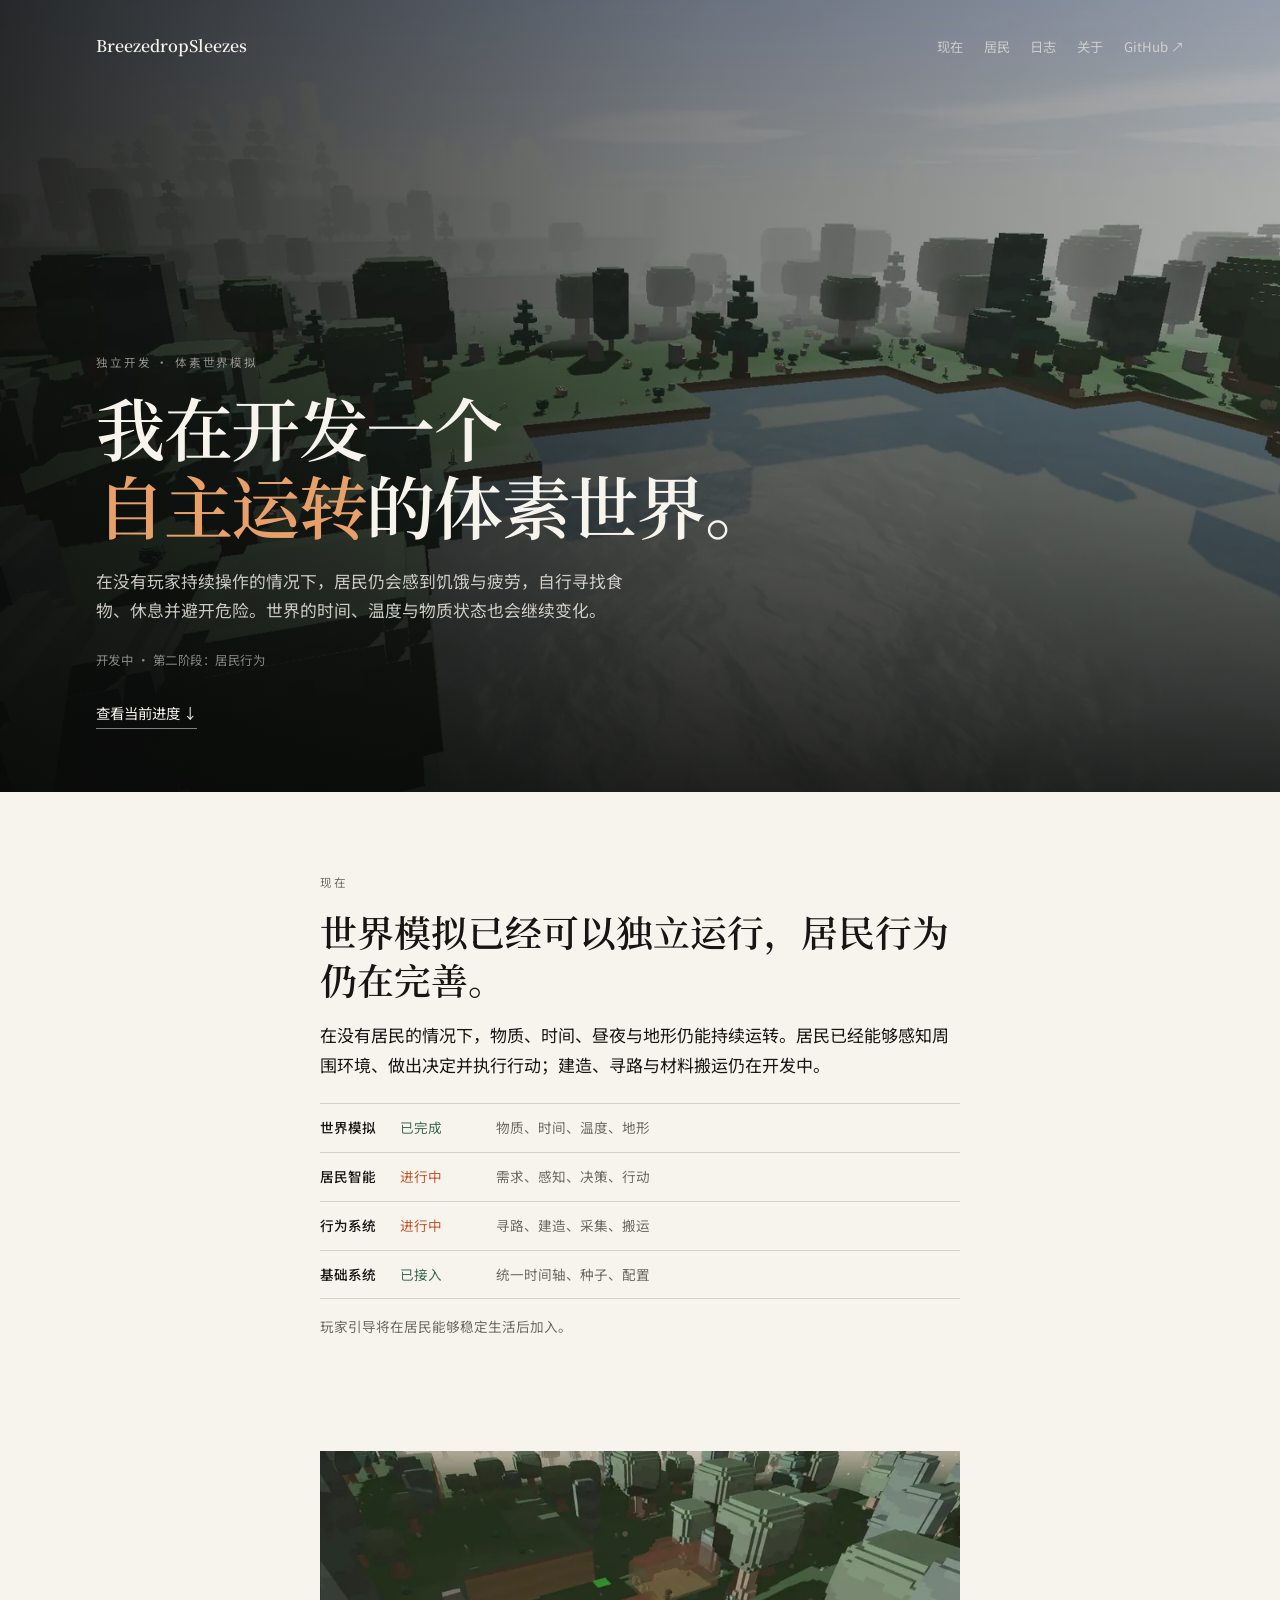
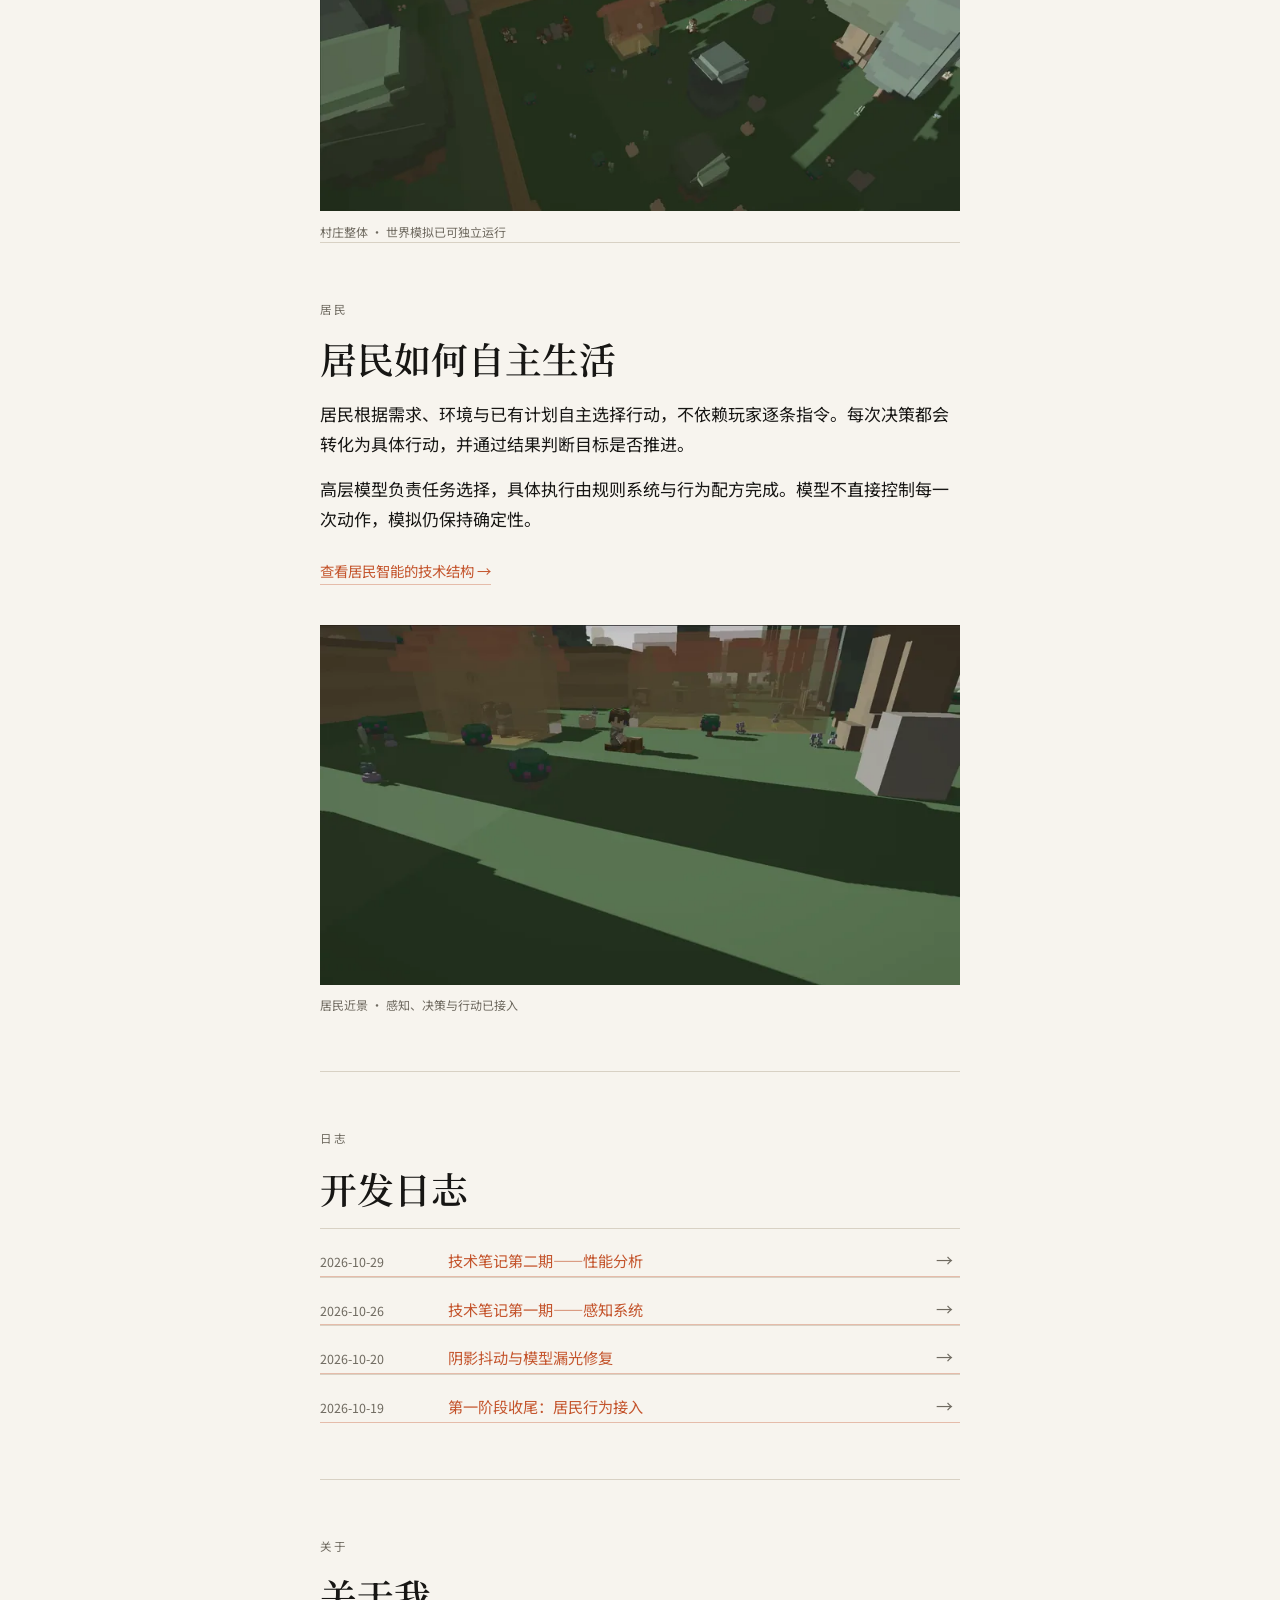
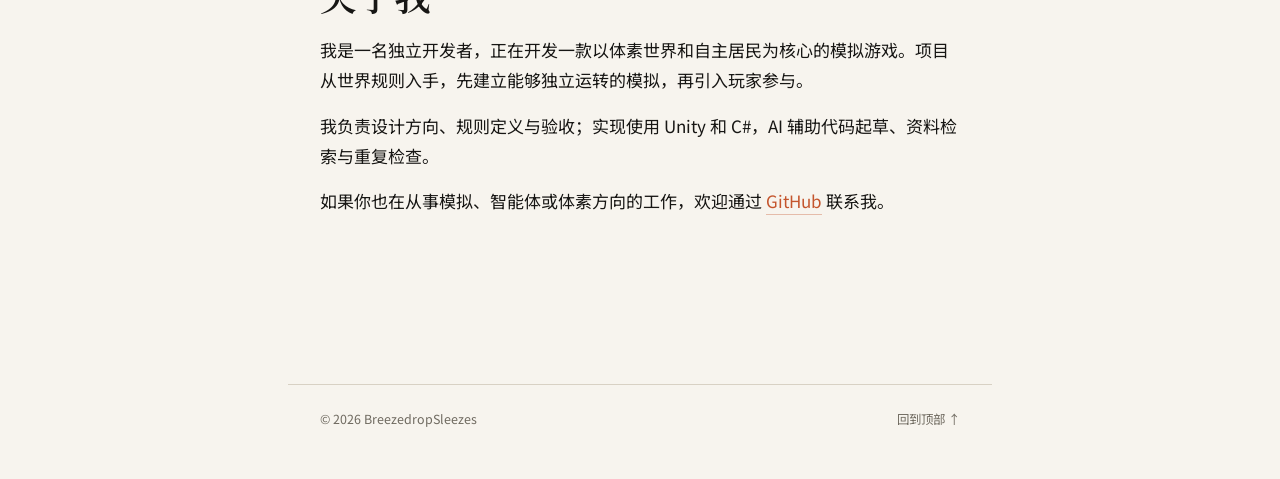
<file: index.html>
<!DOCTYPE html>
<html lang="zh-Hans">
<head>
  <meta charset="utf-8">
  <meta name="viewport" content="width=device-width, initial-scale=1">
  <meta name="theme-color" content="#141513">
  <title>BreezedropSleezes · 体素世界模拟</title>
  <meta name="description" content="独立开发者 BreezedropSleezes：正在开发一个没有玩家也会持续运转的体素世界。">
  <link rel="stylesheet" href="site.css?v=6">
</head>
<body>
  <header class="hero" id="top">
    <div class="hero-media" aria-hidden="true">
      <picture>
        <source type="image/webp" srcset="assets/world-800.webp 800w, assets/world-1600.webp 1600w" sizes="100vw">
        <img src="assets/world-1600.jpg" srcset="assets/world-800.jpg 800w, assets/world-1600.jpg 1600w" sizes="100vw" width="1600" height="900" alt="">
      </picture>
    </div>

    <nav class="site-nav" aria-label="主导航">
      <a class="brand" href="#top">BreezedropSleezes</a>
      <div class="nav-links">
        <a href="#now">现在</a>
        <a href="#resident">居民</a>
        <a href="#notes">日志</a>
        <a href="#about">关于</a>
        <a href="https://github.com/BreezedropSleezes/small-world">GitHub ↗</a>
      </div>
    </nav>

    <div class="hero-copy">
      <p class="hero-kicker">独立开发 · 体素世界模拟</p>
      <h1>我在开发一个<br><em>自主运转</em>的体素世界。</h1>
      <p class="hero-lead">在没有玩家持续操作的情况下，居民仍会感到饥饿与疲劳，自行寻找食物、休息并避开危险。世界的时间、温度与物质状态也会继续变化。</p>
      <p class="hero-status">开发中 · 第二阶段：居民行为</p>
      <a class="hero-link" href="#now">查看当前进度 <span aria-hidden="true">↓</span></a>
    </div>
  </header>

  <main class="page">
    <section class="section" id="now">
      <p class="section-kicker">现在</p>
      <h2>世界模拟已经可以独立运行，居民行为仍在完善。</h2>
      <p>在没有居民的情况下，物质、时间、昼夜与地形仍能持续运转。居民已经能够感知周围环境、做出决定并执行行动；建造、寻路与材料搬运仍在开发中。</p>

      <dl class="status-list">
        <div><dt>世界模拟</dt><dd class="is-done">已完成</dd><dd>物质、时间、温度、地形</dd></div>
        <div><dt>居民智能</dt><dd class="is-active">进行中</dd><dd>需求、感知、决策、行动</dd></div>
        <div><dt>行为系统</dt><dd class="is-active">进行中</dd><dd>寻路、建造、采集、搬运</dd></div>
        <div><dt>基础系统</dt><dd class="is-done">已接入</dd><dd>统一时间轴、种子、配置</dd></div>
      </dl>

      <p class="small">玩家引导将在居民能够稳定生活后加入。</p>
    </section>

    <figure class="inline-figure">
      <picture>
        <source type="image/webp" srcset="assets/village-800.webp 800w, assets/village-1600.webp 1600w" sizes="(max-width: 700px) 92vw, 640px">
        <img src="assets/village-1600.jpg" srcset="assets/village-800.jpg 800w, assets/village-1600.jpg 1600w" sizes="(max-width: 700px) 92vw, 640px" width="1600" height="900" alt="村庄整体的游戏内画面" loading="lazy">
      </picture>
      <figcaption>村庄整体 · 世界模拟已可独立运行</figcaption>
    </figure>

    <section class="section" id="resident">
      <p class="section-kicker">居民</p>
      <h2>居民如何自主生活</h2>
      <p>居民根据需求、环境与已有计划自主选择行动，不依赖玩家逐条指令。每次决策都会转化为具体行动，并通过结果判断目标是否推进。</p>
      <p>高层模型负责任务选择，具体执行由规则系统与行为配方完成。模型不直接控制每一次动作，模拟仍保持确定性。</p>
      <a class="inline-link" href="resident.html">查看居民智能的技术结构 <span aria-hidden="true">→</span></a>

      <figure class="inline-figure">
        <picture>
          <source type="image/webp" srcset="assets/resident-800.webp 800w, assets/resident-1600.webp 1600w" sizes="(max-width: 700px) 92vw, 640px">
          <img src="assets/resident-1600.jpg" srcset="assets/resident-800.jpg 800w, assets/resident-1600.jpg 1600w" sizes="(max-width: 700px) 92vw, 640px" width="1600" height="900" alt="居民近景的游戏内画面" loading="lazy">
        </picture>
        <figcaption>居民近景 · 感知、决策与行动已接入</figcaption>
      </figure>
    </section>

    <section class="section" id="notes">
      <p class="section-kicker">日志</p>
      <h2>开发日志</h2>
      <a class="note-row" href="log/2026-10-29.html">
        <span class="date">2026-10-29</span>
        <span class="title">技术笔记第二期——性能分析</span>
        <span class="arrow" aria-hidden="true">→</span>
      </a>
      <a class="note-row" href="log/2026-10-26.html">
        <span class="date">2026-10-26</span>
        <span class="title">技术笔记第一期——感知系统</span>
        <span class="arrow" aria-hidden="true">→</span>
      </a>
      <a class="note-row" href="log/2026-10-20.html?v=2">
        <span class="date">2026-10-20</span>
        <span class="title">阴影抖动与模型漏光修复</span>
        <span class="arrow" aria-hidden="true">→</span>
      </a>
      <a class="note-row" href="log/2026-10-19.html?v=3">
        <span class="date">2026-10-19</span>
        <span class="title">第一阶段收尾：居民行为接入</span>
        <span class="arrow" aria-hidden="true">→</span>
      </a>
    </section>

    <section class="section" id="about">
      <p class="section-kicker">关于</p>
      <h2>关于我</h2>
      <p>我是一名独立开发者，正在开发一款以体素世界和自主居民为核心的模拟游戏。项目从世界规则入手，先建立能够独立运转的模拟，再引入玩家参与。</p>
      <p>我负责设计方向、规则定义与验收；实现使用 Unity 和 C#，AI 辅助代码起草、资料检索与重复检查。</p>
      <p>如果你也在从事模拟、智能体或体素方向的工作，欢迎通过 <a href="https://github.com/BreezedropSleezes">GitHub</a> 联系我。</p>
    </section>
  </main>

  <footer class="site-footer">
    <span>© 2026 BreezedropSleezes</span>
    <a href="#top">回到顶部 ↑</a>
  </footer>
</body>
</html>
</file>
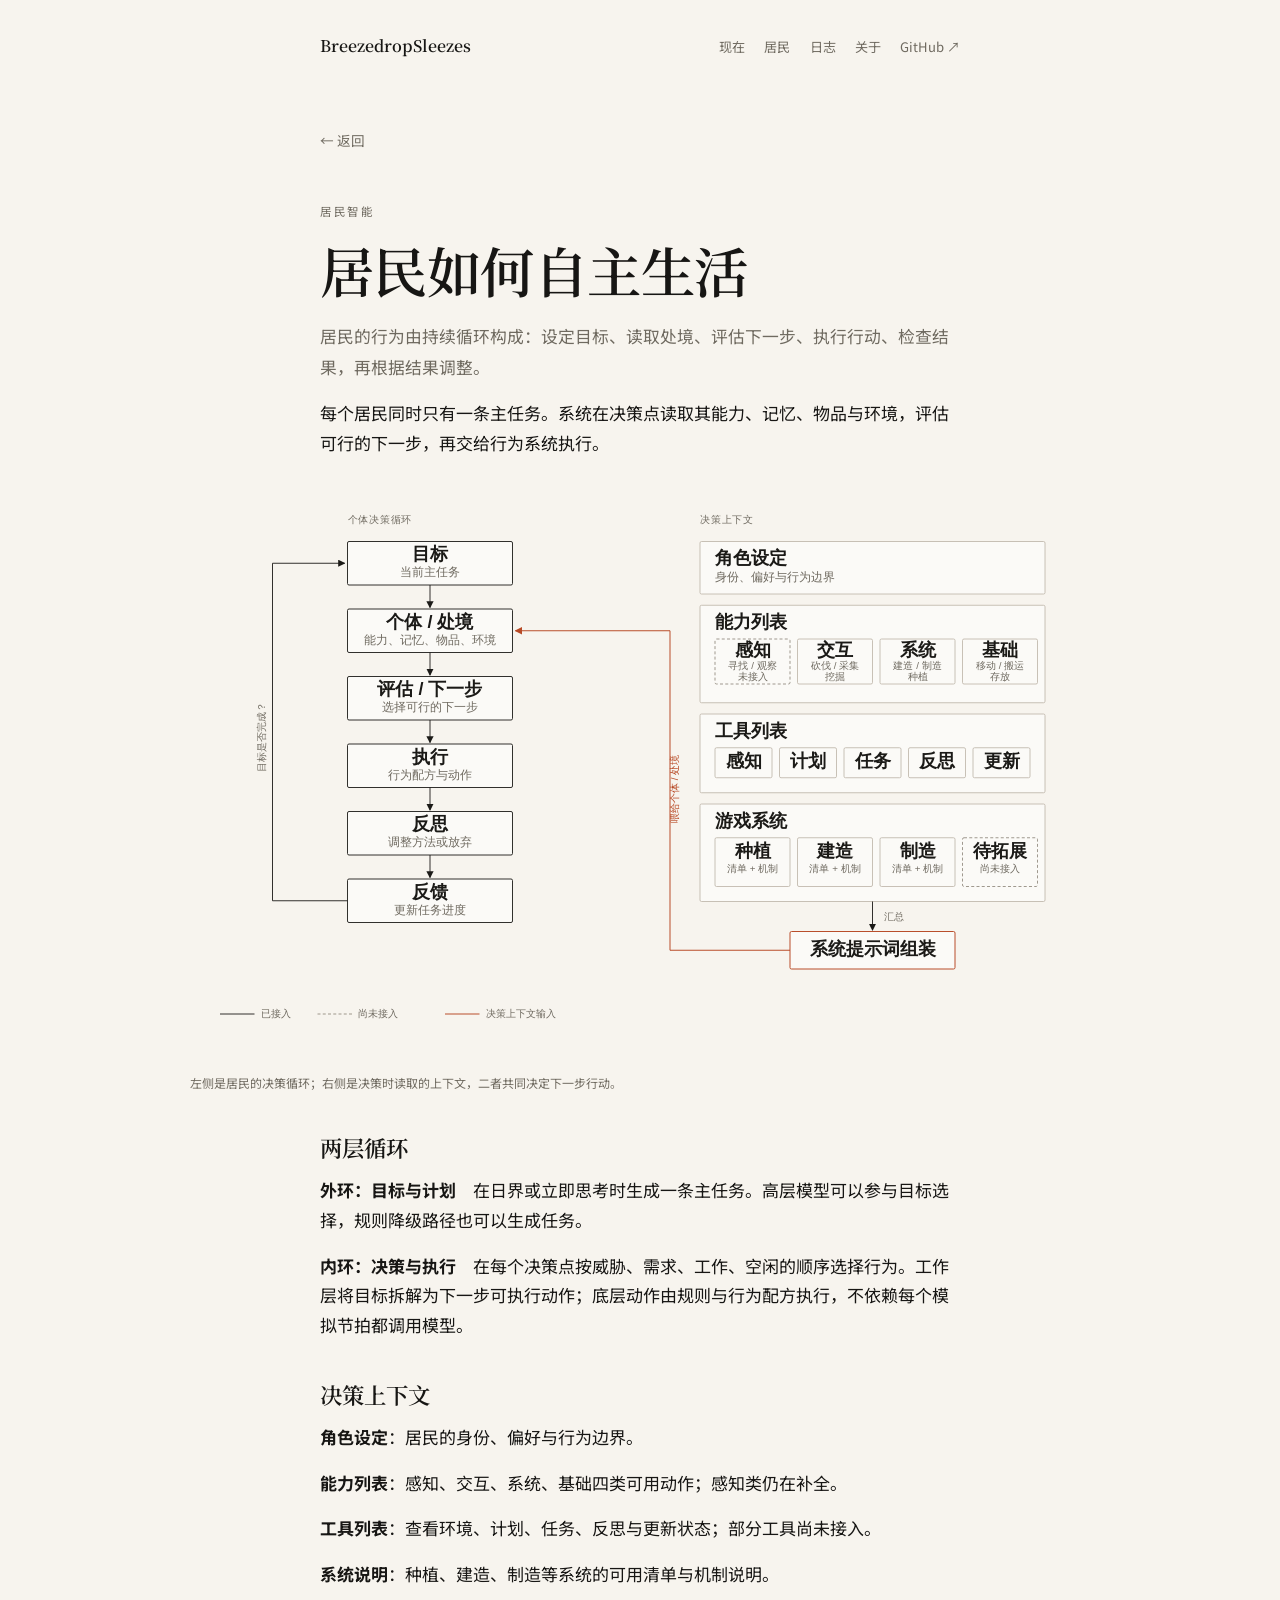
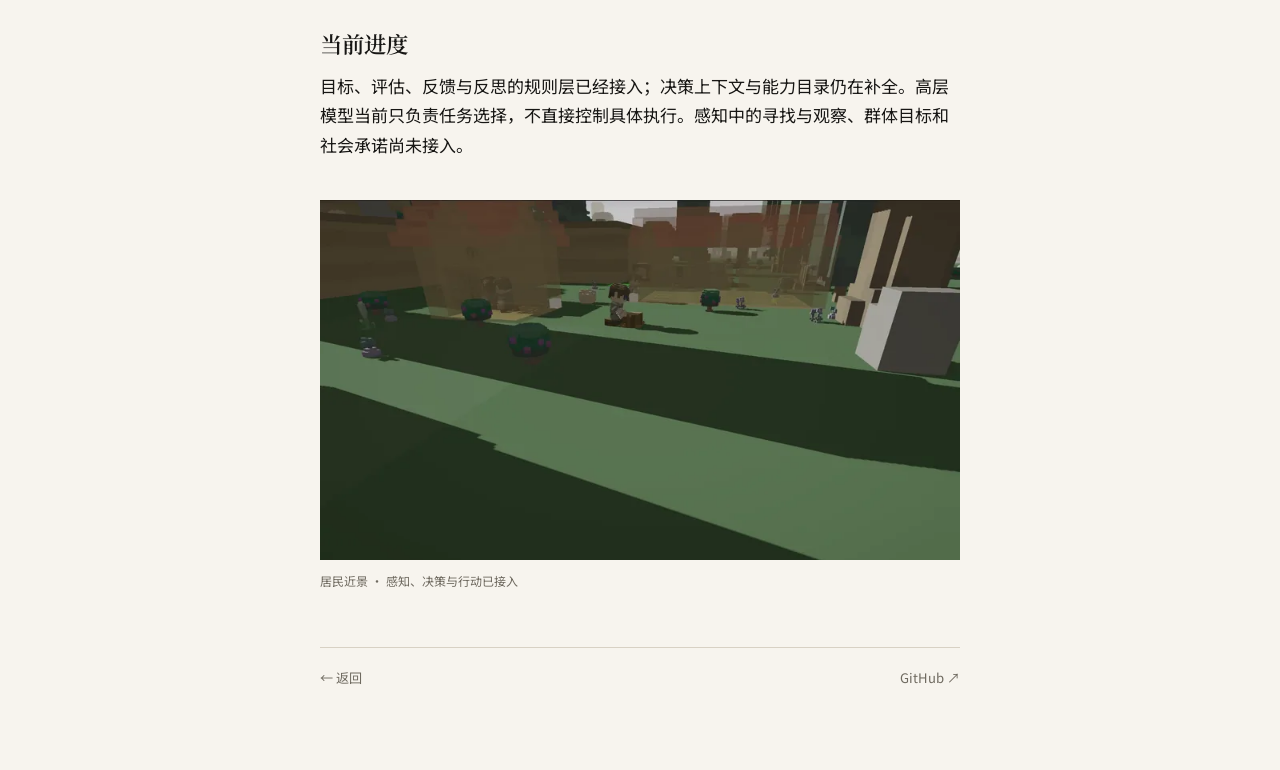
<file: resident.html>
<!DOCTYPE html>
<html lang="zh-Hans">
<head>
  <meta charset="utf-8">
  <meta name="viewport" content="width=device-width, initial-scale=1">
  <meta name="theme-color" content="#f7f4ee">
  <title>居民智能 · BreezedropSleezes</title>
  <meta name="description" content="居民智能的设计：目标、处境、评估、执行、反思与反馈。">
  <link rel="stylesheet" href="site.css?v=6">
</head>
<body>
  <header class="page-header">
    <a class="brand" href="index.html">BreezedropSleezes</a>
    <nav class="nav-links" aria-label="主导航">
      <a href="index.html#now">现在</a>
      <a href="index.html#resident">居民</a>
      <a href="index.html#notes">日志</a>
      <a href="index.html#about">关于</a>
      <a href="https://github.com/BreezedropSleezes/small-world">GitHub ↗</a>
    </nav>
  </header>

  <main class="resident-page">
    <a class="back" href="index.html#resident">← 返回</a>
    <p class="section-kicker">居民智能</p>
    <h1>居民如何自主生活</h1>
    <p class="resident-lead">居民的行为由持续循环构成：设定目标、读取处境、评估下一步、执行行动、检查结果，再根据结果调整。</p>

    <p>每个居民同时只有一条主任务。系统在决策点读取其能力、记忆、物品与环境，评估可行的下一步，再交给行为系统执行。</p>

    <figure class="agent-diagram">
      <div class="diagram-scroll">
        <img src="assets/agent-architecture.svg?v=2" width="1200" height="760" alt="居民智能结构图：左侧为决策循环，右侧为角色设定、能力列表、工具列表和游戏系统组成的决策上下文。">
      </div>
      <p class="diagram-hint">左右滑动查看完整结构</p>
      <figcaption>左侧是居民的决策循环；右侧是决策时读取的上下文，二者共同决定下一步行动。</figcaption>
    </figure>

    <section>
      <h2>两层循环</h2>
      <p><strong>外环：目标与计划</strong>　在日界或立即思考时生成一条主任务。高层模型可以参与目标选择，规则降级路径也可以生成任务。</p>
      <p><strong>内环：决策与执行</strong>　在每个决策点按威胁、需求、工作、空闲的顺序选择行为。工作层将目标拆解为下一步可执行动作；底层动作由规则与行为配方执行，不依赖每个模拟节拍都调用模型。</p>
    </section>

    <section>
      <h2>决策上下文</h2>
      <p><strong>角色设定</strong>：居民的身份、偏好与行为边界。</p>
      <p><strong>能力列表</strong>：感知、交互、系统、基础四类可用动作；感知类仍在补全。</p>
      <p><strong>工具列表</strong>：查看环境、计划、任务、反思与更新状态；部分工具尚未接入。</p>
      <p><strong>系统说明</strong>：种植、建造、制造等系统的可用清单与机制说明。</p>
    </section>

    <section>
      <h2>当前进度</h2>
      <p>目标、评估、反馈与反思的规则层已经接入；决策上下文与能力目录仍在补全。高层模型当前只负责任务选择，不直接控制具体执行。感知中的寻找与观察、群体目标和社会承诺尚未接入。</p>
    </section>

    <figure class="inline-figure">
      <picture>
        <source type="image/webp" srcset="assets/resident-800.webp 800w, assets/resident-1600.webp 1600w" sizes="(max-width: 700px) 92vw, 640px">
        <img src="assets/resident-1600.jpg" srcset="assets/resident-800.jpg 800w, assets/resident-1600.jpg 1600w" sizes="(max-width: 700px) 92vw, 640px" width="1600" height="900" alt="居民近景的游戏内画面" loading="lazy">
      </picture>
      <figcaption>居民近景 · 感知、决策与行动已接入</figcaption>
    </figure>

    <footer class="article-footer">
      <a href="index.html#resident">← 返回</a>
      <a href="https://github.com/BreezedropSleezes/small-world">GitHub ↗</a>
    </footer>
  </main>
</body>
</html>
</file>
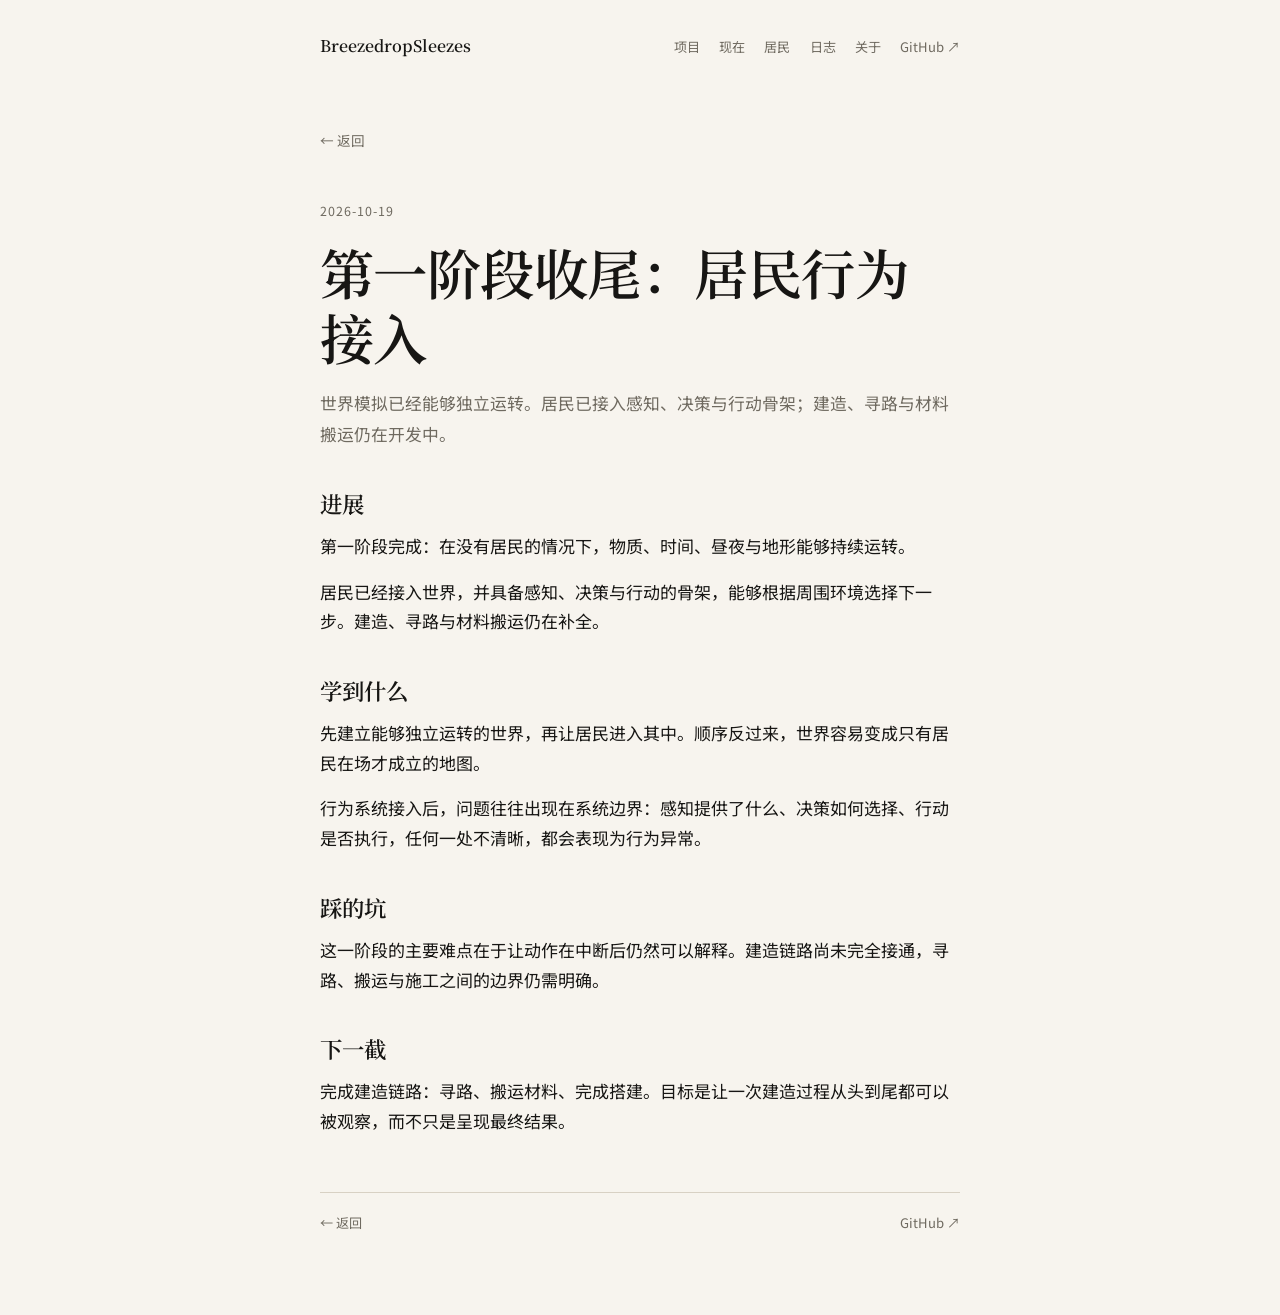
<file: log/2026-10-19.html>
<!DOCTYPE html>
<html lang="zh-Hans">
<head>
  <meta charset="utf-8">
  <meta name="viewport" content="width=device-width, initial-scale=1">
  <meta name="theme-color" content="#f7f4ee">
  <title>第一阶段收尾：居民行为接入 · BreezedropSleezes</title>
  <meta name="description" content="开发日志 2026-10-19：世界模拟完成独立运行，居民行为骨架接入，建造链路仍在开发中。">
  <link rel="stylesheet" href="../site.css?v=6">
</head>
<body>
  <header class="top">
    <a class="name" href="../index.html">BreezedropSleezes</a>
    <nav aria-label="主导航">
      <a href="../index.html">项目</a>
      <a href="../index.html#now">现在</a>
      <a href="../index.html#resident">居民</a>
      <a href="../index.html#notes">日志</a>
      <a href="../index.html#about">关于</a>
      <a href="https://github.com/BreezedropSleezes/small-world">GitHub ↗</a>
    </nav>
  </header>

  <main class="article" id="main">
    <a class="back" href="../index.html#notes">← 返回</a>
    <p class="article-date">2026-10-19</p>
    <h1>第一阶段收尾：居民行为接入</h1>
    <p class="article-lead">世界模拟已经能够独立运转。居民已接入感知、决策与行动骨架；建造、寻路与材料搬运仍在开发中。</p>

    <section>
      <h2>进展</h2>
      <p>第一阶段完成：在没有居民的情况下，物质、时间、昼夜与地形能够持续运转。</p>
      <p>居民已经接入世界，并具备感知、决策与行动的骨架，能够根据周围环境选择下一步。建造、寻路与材料搬运仍在补全。</p>
    </section>

    <section>
      <h2>学到什么</h2>
      <p>先建立能够独立运转的世界，再让居民进入其中。顺序反过来，世界容易变成只有居民在场才成立的地图。</p>
      <p>行为系统接入后，问题往往出现在系统边界：感知提供了什么、决策如何选择、行动是否执行，任何一处不清晰，都会表现为行为异常。</p>
    </section>

    <section>
      <h2>踩的坑</h2>
      <p>这一阶段的主要难点在于让动作在中断后仍然可以解释。建造链路尚未完全接通，寻路、搬运与施工之间的边界仍需明确。</p>
    </section>

    <section>
      <h2>下一截</h2>
      <p>完成建造链路：寻路、搬运材料、完成搭建。目标是让一次建造过程从头到尾都可以被观察，而不只是呈现最终结果。</p>
    </section>

    <footer class="article-footer">
      <a href="../index.html#notes">← 返回</a>
      <a href="https://github.com/BreezedropSleezes/small-world">GitHub ↗</a>
    </footer>
  </main>
</body>
</html>
</file>
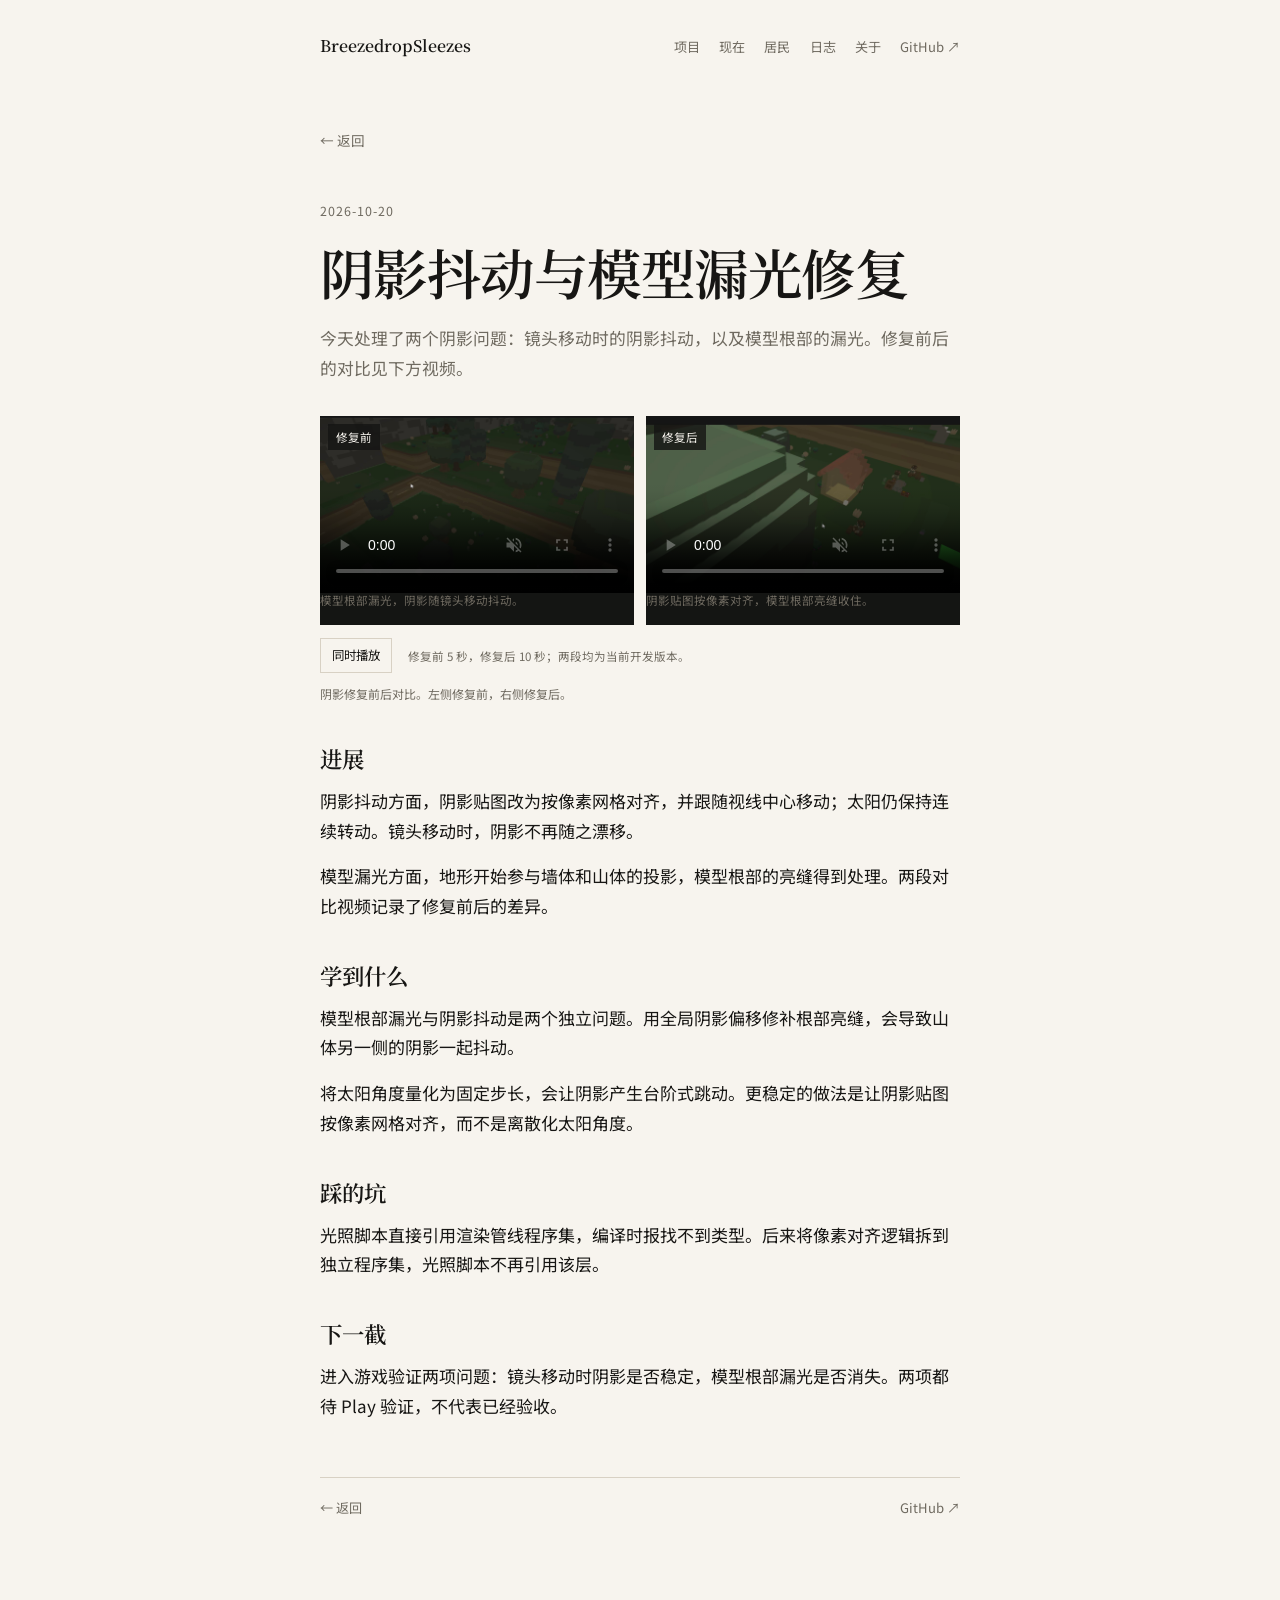
<file: log/2026-10-20.html>
<!DOCTYPE html>
<html lang="zh-Hans">
<head>
  <meta charset="utf-8">
  <meta name="viewport" content="width=device-width, initial-scale=1">
  <meta name="theme-color" content="#f7f4ee">
  <title>阴影抖动与模型漏光修复 · BreezedropSleezes</title>
  <meta name="description" content="开发日志 2026-10-20：阴影贴图像素对齐，地形参与投影，模型根部漏光已处理。">
  <link rel="stylesheet" href="../site.css?v=6">
</head>
<body>
  <header class="top">
    <a class="name" href="../index.html">BreezedropSleezes</a>
    <nav aria-label="主导航">
      <a href="../index.html">项目</a>
      <a href="../index.html#now">现在</a>
      <a href="../index.html#resident">居民</a>
      <a href="../index.html#notes">日志</a>
      <a href="../index.html#about">关于</a>
      <a href="https://github.com/BreezedropSleezes/small-world">GitHub ↗</a>
    </nav>
  </header>

  <main class="article" id="main">
    <a class="back" href="../index.html#notes">← 返回</a>
    <p class="article-date">2026-10-20</p>
    <h1>阴影抖动与模型漏光修复</h1>
    <p class="article-lead">今天处理了两个阴影问题：镜头移动时的阴影抖动，以及模型根部的漏光。修复前后的对比见下方视频。</p>

    <figure class="video-compare">
      <div class="video-pair">
        <div class="video-item">
          <span class="video-label">修复前</span>
          <video controls muted playsinline preload="metadata" poster="../assets/shadow-before-poster.jpg" width="1280" height="720" aria-label="阴影修复前">
            <source src="../assets/shadow-before.mp4" type="video/mp4">
          </video>
          <p class="video-note">模型根部漏光，阴影随镜头移动抖动。</p>
        </div>
        <div class="video-item">
          <span class="video-label">修复后</span>
          <video controls muted playsinline preload="metadata" poster="../assets/shadow-after-poster.jpg" width="1280" height="720" aria-label="阴影修复后">
            <source src="../assets/shadow-after.mp4" type="video/mp4">
          </video>
          <p class="video-note">阴影贴图按像素对齐，模型根部亮缝收住。</p>
        </div>
      </div>
      <div class="video-tools">
        <button class="video-sync" type="button">同时播放</button>
        <span>修复前 5 秒，修复后 10 秒；两段均为当前开发版本。</span>
      </div>
      <figcaption>阴影修复前后对比。左侧修复前，右侧修复后。</figcaption>
    </figure>

    <section>
      <h2>进展</h2>
      <p>阴影抖动方面，阴影贴图改为按像素网格对齐，并跟随视线中心移动；太阳仍保持连续转动。镜头移动时，阴影不再随之漂移。</p>
      <p>模型漏光方面，地形开始参与墙体和山体的投影，模型根部的亮缝得到处理。两段对比视频记录了修复前后的差异。</p>
    </section>

    <section>
      <h2>学到什么</h2>
      <p>模型根部漏光与阴影抖动是两个独立问题。用全局阴影偏移修补根部亮缝，会导致山体另一侧的阴影一起抖动。</p>
      <p>将太阳角度量化为固定步长，会让阴影产生台阶式跳动。更稳定的做法是让阴影贴图按像素网格对齐，而不是离散化太阳角度。</p>
    </section>

    <section>
      <h2>踩的坑</h2>
      <p>光照脚本直接引用渲染管线程序集，编译时报找不到类型。后来将像素对齐逻辑拆到独立程序集，光照脚本不再引用该层。</p>
    </section>

    <section>
      <h2>下一截</h2>
      <p>进入游戏验证两项问题：镜头移动时阴影是否稳定，模型根部漏光是否消失。两项都待 Play 验证，不代表已经验收。</p>
    </section>

    <footer class="article-footer">
      <a href="../index.html#notes">← 返回</a>
      <a href="https://github.com/BreezedropSleezes/small-world">GitHub ↗</a>
    </footer>
  </main>
  <script>
    const syncVideos = document.querySelector('.video-sync');
    syncVideos?.addEventListener('click', () => {
      document.querySelectorAll('.video-pair video').forEach((video) => {
        video.currentTime = 0;
        video.play();
      });
    });
  </script>
</body>
</html>
</file>
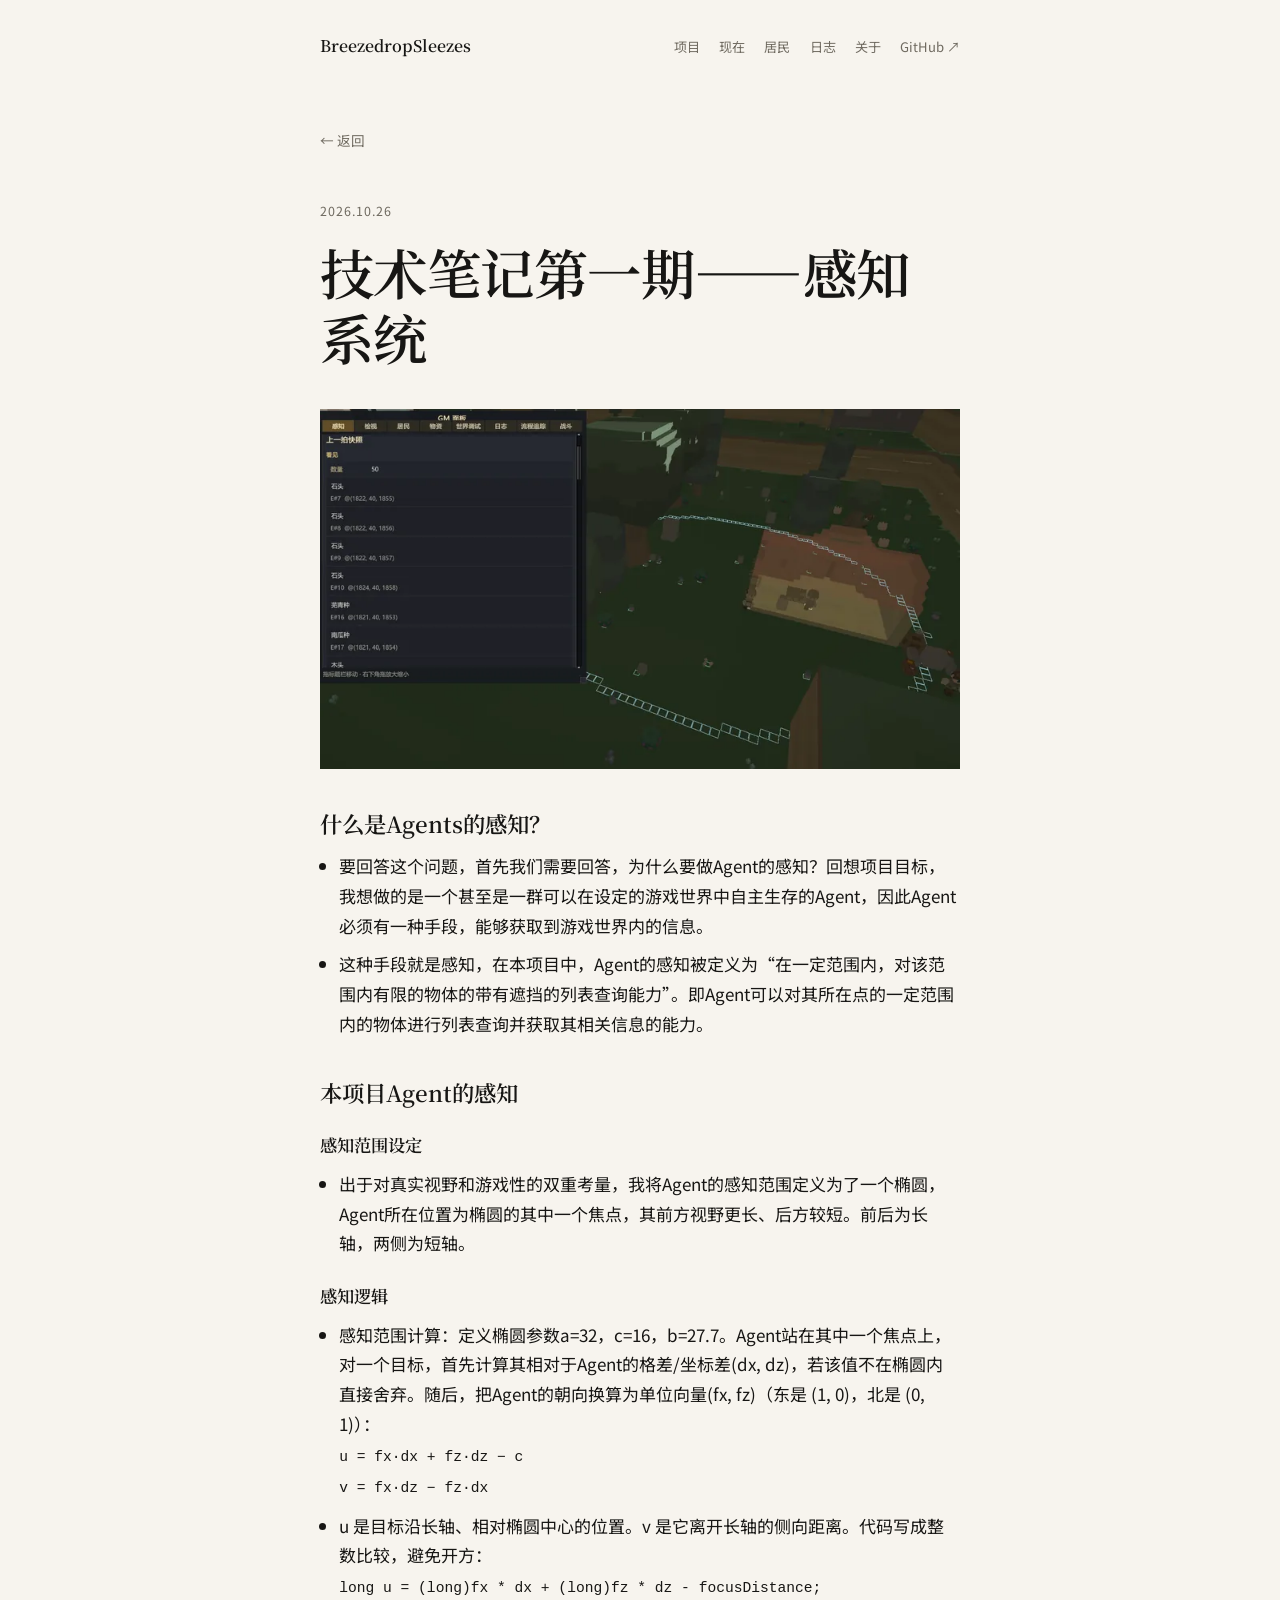
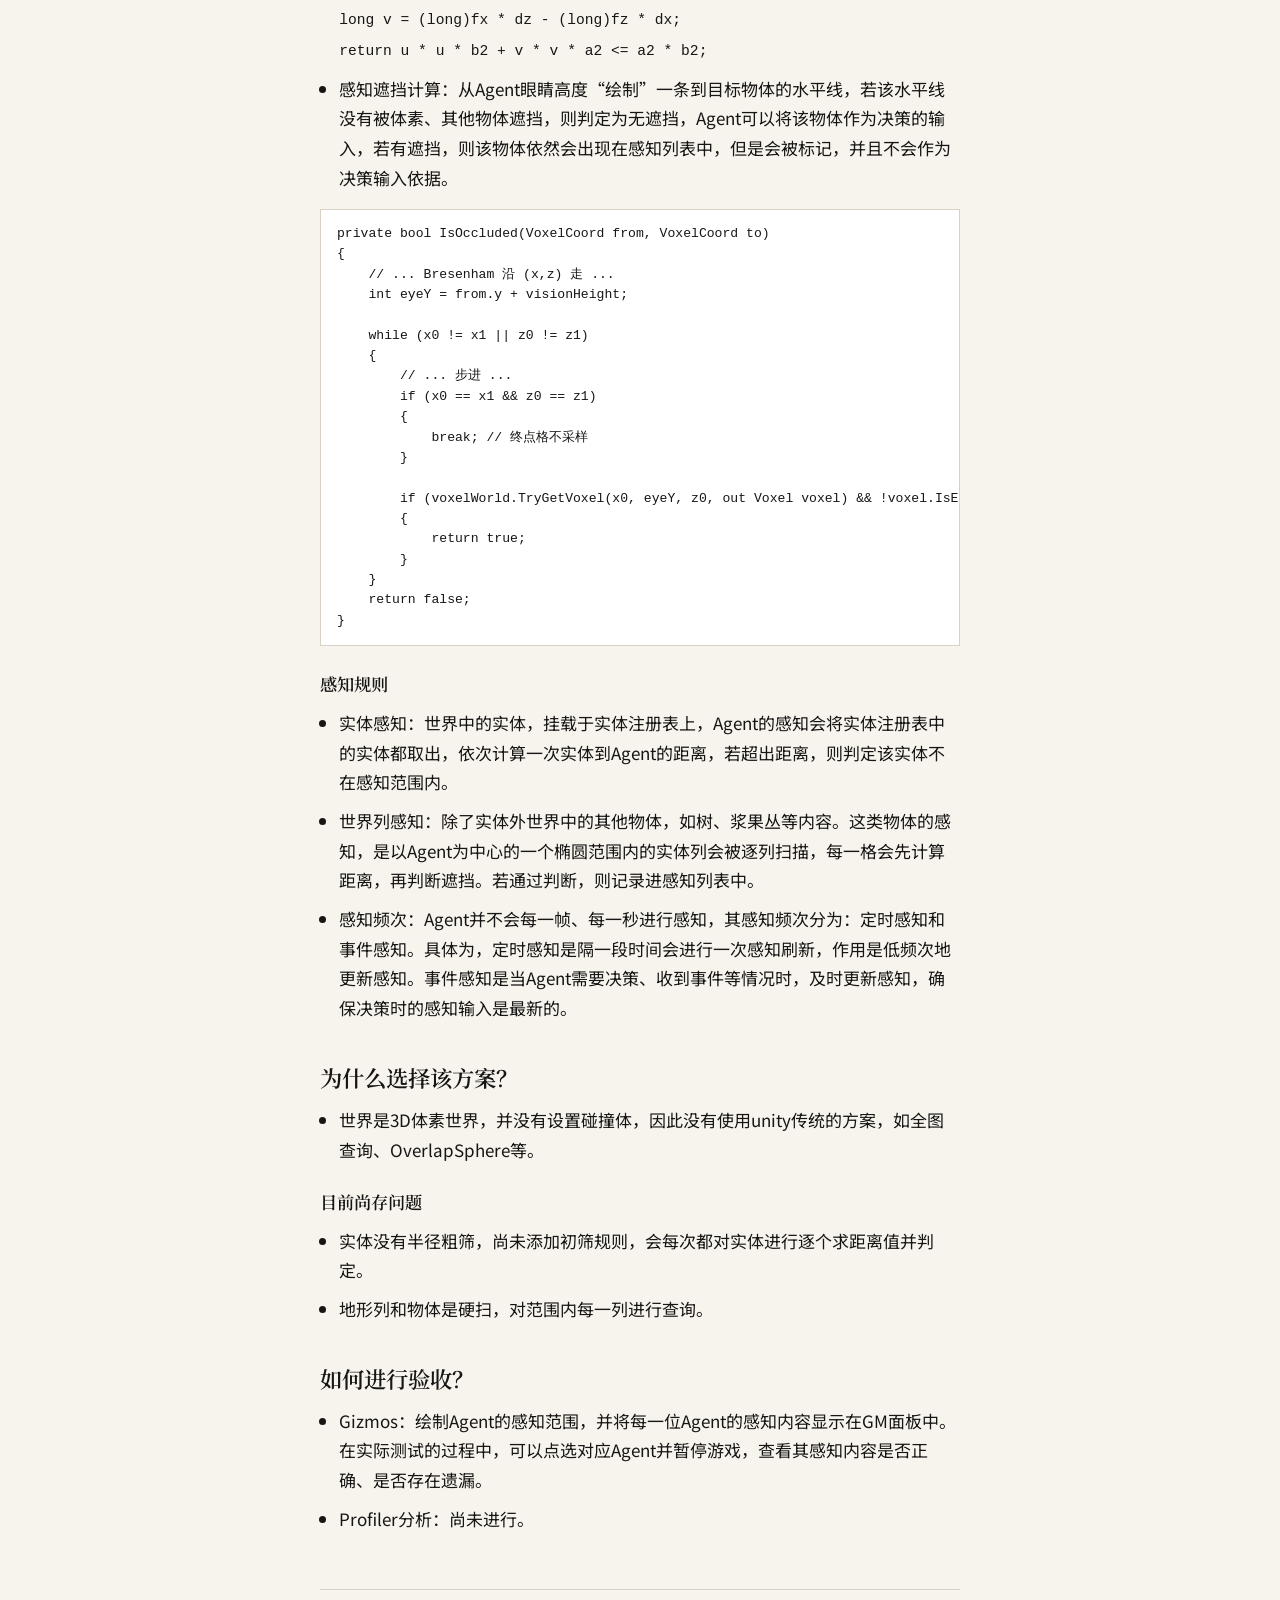
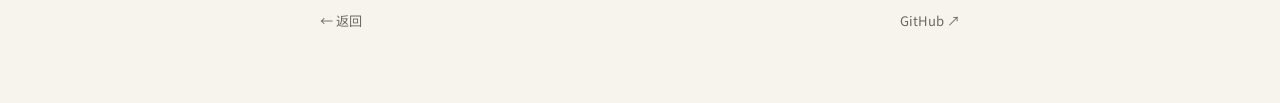
<file: log/2026-10-26.html>
<!DOCTYPE html>
<html lang="zh-Hans">
<head>
  <meta charset="utf-8">
  <meta name="viewport" content="width=device-width, initial-scale=1">
  <meta name="theme-color" content="#f7f4ee">
  <title>技术笔记第一期——感知系统 · BreezedropSleezes</title>
  <meta name="description" content="技术笔记第一期——感知系统。Agent的感知被定义为在一定范围内，对该范围内有限的物体的带有遮挡的列表查询能力。">
  <link rel="stylesheet" href="../site.css?v=7">
</head>
<body>
  <header class="top">
    <a class="name" href="../index.html">BreezedropSleezes</a>
    <nav aria-label="主导航">
      <a href="../index.html">项目</a>
      <a href="../index.html#now">现在</a>
      <a href="../index.html#resident">居民</a>
      <a href="../index.html#notes">日志</a>
      <a href="../index.html#about">关于</a>
      <a href="https://github.com/BreezedropSleezes/small-world">GitHub ↗</a>
    </nav>
  </header>

  <main class="article" id="main">
    <a class="back" href="../index.html#notes">← 返回</a>
    <p class="article-date">2026.10.26</p>
    <h1>技术笔记第一期——感知系统</h1>

    <figure class="inline-figure">
      <picture>
        <source type="image/webp" srcset="../assets/perception-800.webp 800w, ../assets/perception-1600.webp 1600w" sizes="(max-width: 700px) 92vw, 640px">
        <img src="../assets/perception-1600.jpg" srcset="../assets/perception-800.jpg 800w, ../assets/perception-1600.jpg 1600w" sizes="(max-width: 700px) 92vw, 640px" width="1600" height="900" alt="感知系统屏幕截图">
      </picture>
    </figure>

    <section>
      <h2>什么是Agents的感知？</h2>
      <ul>
        <li>要回答这个问题，首先我们需要回答，为什么要做Agent的感知？回想项目目标，我想做的是一个甚至是一群可以在设定的游戏世界中自主生存的Agent，因此Agent必须有一种手段，能够获取到游戏世界内的信息。</li>
        <li>这种手段就是感知，在本项目中，Agent的感知被定义为“在一定范围内，对该范围内有限的物体的带有遮挡的列表查询能力”。即Agent可以对其所在点的一定范围内的物体进行列表查询并获取其相关信息的能力。</li>
      </ul>
    </section>

    <section>
      <h2>本项目Agent的感知</h2>
      <h3>感知范围设定</h3>
      <ul>
        <li>出于对真实视野和游戏性的双重考量，我将Agent的感知范围定义为了一个椭圆，Agent所在位置为椭圆的其中一个焦点，其前方视野更长、后方较短。前后为长轴，两侧为短轴。</li>
      </ul>
      <h3>感知逻辑</h3>
      <ul>
        <li>感知范围计算：定义椭圆参数a=32，c=16，b=27.7。Agent站在其中一个焦点上，对一个目标，首先计算其相对于Agent的格差/坐标差(dx, dz)，若该值不在椭圆内直接舍弃。随后，把Agent的朝向换算为单位向量(fx, fz)（东是 (1, 0)，北是 (0, 1)）：<br>
          <code>u = fx·dx + fz·dz − c</code><br>
          <code>v = fx·dz − fz·dx</code></li>
        <li>u 是目标沿长轴、相对椭圆中心的位置。v 是它离开长轴的侧向距离。代码写成整数比较，避免开方：<br>
          <code>long u = (long)fx * dx + (long)fz * dz - focusDistance;</code><br>
          <code>long v = (long)fx * dz - (long)fz * dx;</code><br>
          <code>return u * u * b2 + v * v * a2 &lt;= a2 * b2;</code></li>
        <li>感知遮挡计算：从Agent眼睛高度“绘制”一条到目标物体的水平线，若该水平线没有被体素、其他物体遮挡，则判定为无遮挡，Agent可以将该物体作为决策的输入，若有遮挡，则该物体依然会出现在感知列表中，但是会被标记，并且不会作为决策输入依据。</li>
      </ul>
      <pre><code>private bool IsOccluded(VoxelCoord from, VoxelCoord to)
{
    // ... Bresenham 沿 (x,z) 走 ...
    int eyeY = from.y + visionHeight;

    while (x0 != x1 || z0 != z1)
    {
        // ... 步进 ...
        if (x0 == x1 && z0 == z1)
        {
            break; // 终点格不采样
        }

        if (voxelWorld.TryGetVoxel(x0, eyeY, z0, out Voxel voxel) &amp;&amp; !voxel.IsEmpty)
        {
            return true;
        }
    }
    return false;
}</code></pre>
      <h3>感知规则</h3>
      <ul>
        <li>实体感知：世界中的实体，挂载于实体注册表上，Agent的感知会将实体注册表中的实体都取出，依次计算一次实体到Agent的距离，若超出距离，则判定该实体不在感知范围内。</li>
        <li>世界列感知：除了实体外世界中的其他物体，如树、浆果丛等内容。这类物体的感知，是以Agent为中心的一个椭圆范围内的实体列会被逐列扫描，每一格会先计算距离，再判断遮挡。若通过判断，则记录进感知列表中。</li>
        <li>感知频次：Agent并不会每一帧、每一秒进行感知，其感知频次分为：定时感知和事件感知。具体为，定时感知是隔一段时间会进行一次感知刷新，作用是低频次地更新感知。事件感知是当Agent需要决策、收到事件等情况时，及时更新感知，确保决策时的感知输入是最新的。</li>
      </ul>
    </section>

    <section>
      <h2>为什么选择该方案？</h2>
      <ul>
        <li>世界是3D体素世界，并没有设置碰撞体，因此没有使用unity传统的方案，如全图查询、OverlapSphere等。</li>
      </ul>
      <h3>目前尚存问题</h3>
      <ul>
        <li>实体没有半径粗筛，尚未添加初筛规则，会每次都对实体进行逐个求距离值并判定。</li>
        <li>地形列和物体是硬扫，对范围内每一列进行查询。</li>
      </ul>
    </section>

    <section>
      <h2>如何进行验收？</h2>
      <ul>
        <li>Gizmos：绘制Agent的感知范围，并将每一位Agent的感知内容显示在GM面板中。在实际测试的过程中，可以点选对应Agent并暂停游戏，查看其感知内容是否正确、是否存在遗漏。</li>
        <li>Profiler分析：尚未进行。</li>
      </ul>
    </section>

    <footer class="article-footer">
      <a href="../index.html#notes">← 返回</a>
      <a href="https://github.com/BreezedropSleezes/small-world">GitHub ↗</a>
    </footer>
  </main>
</body>
</html>
</file>
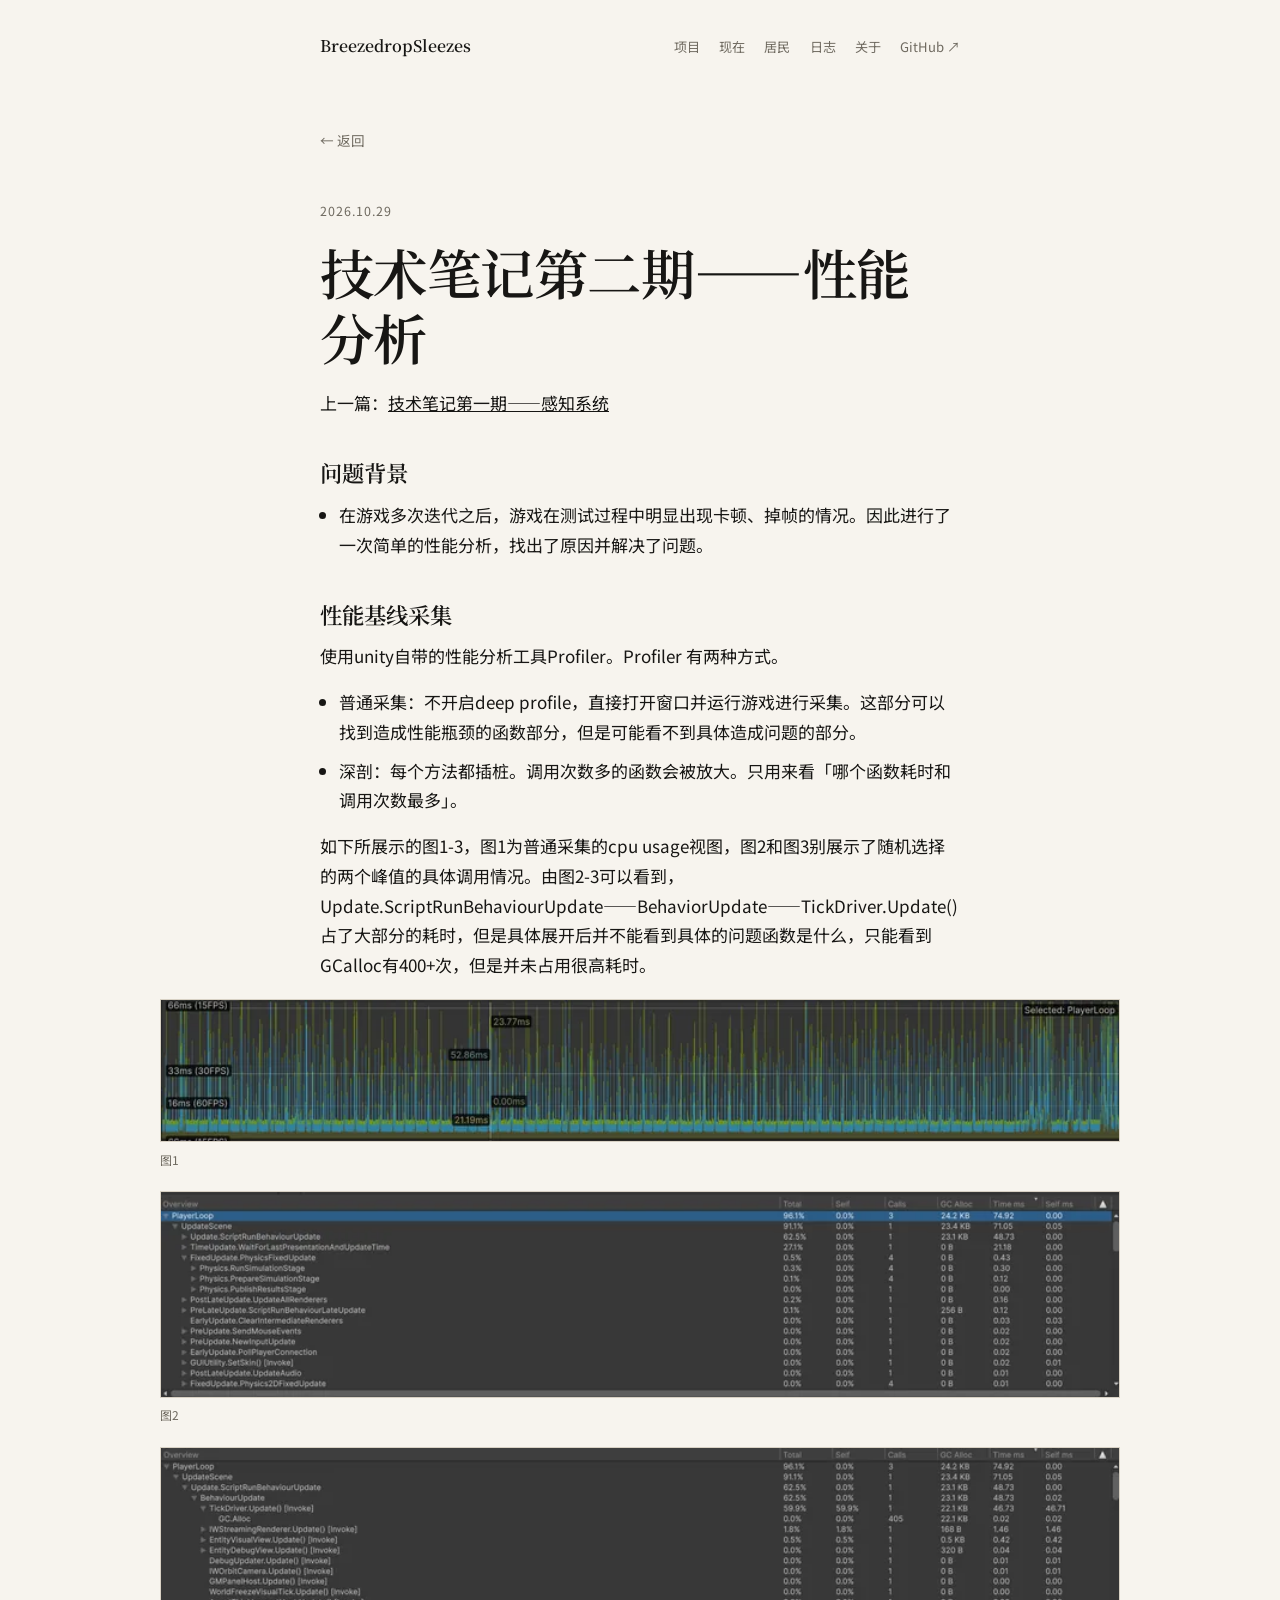
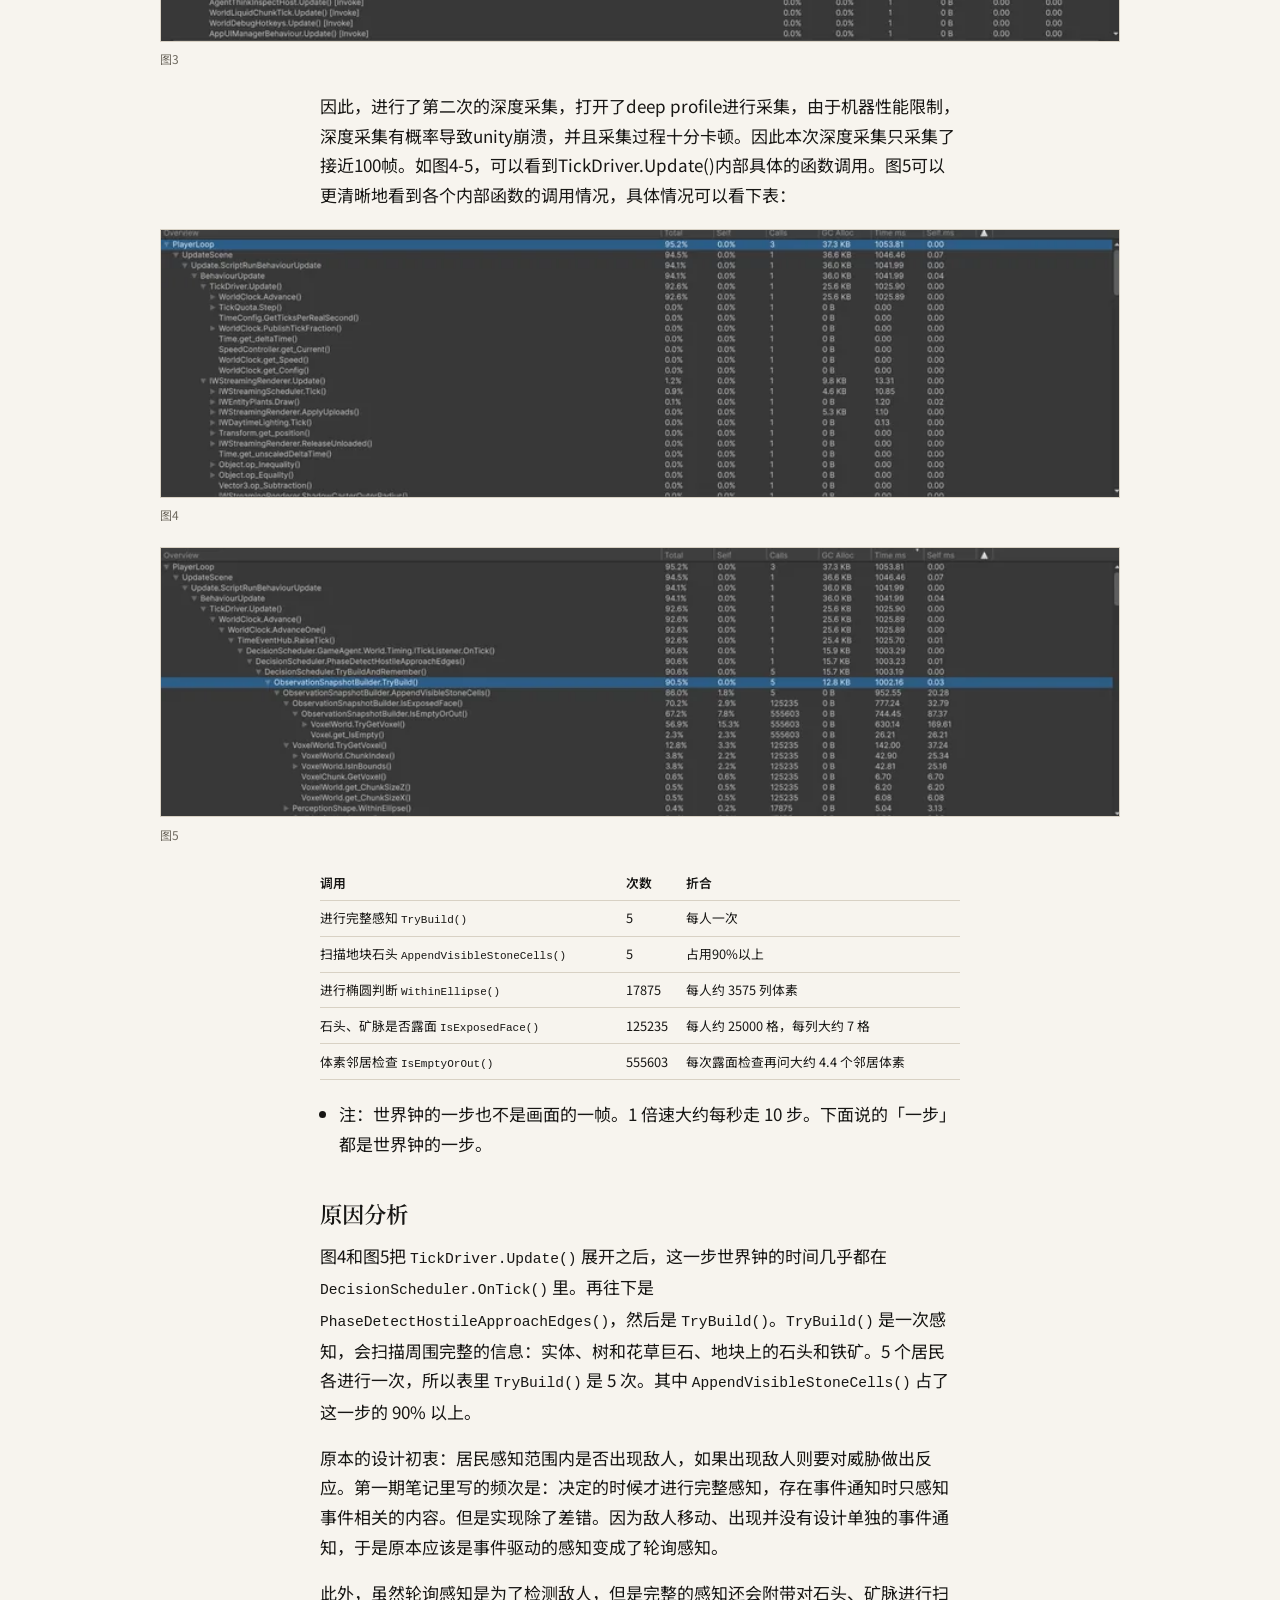
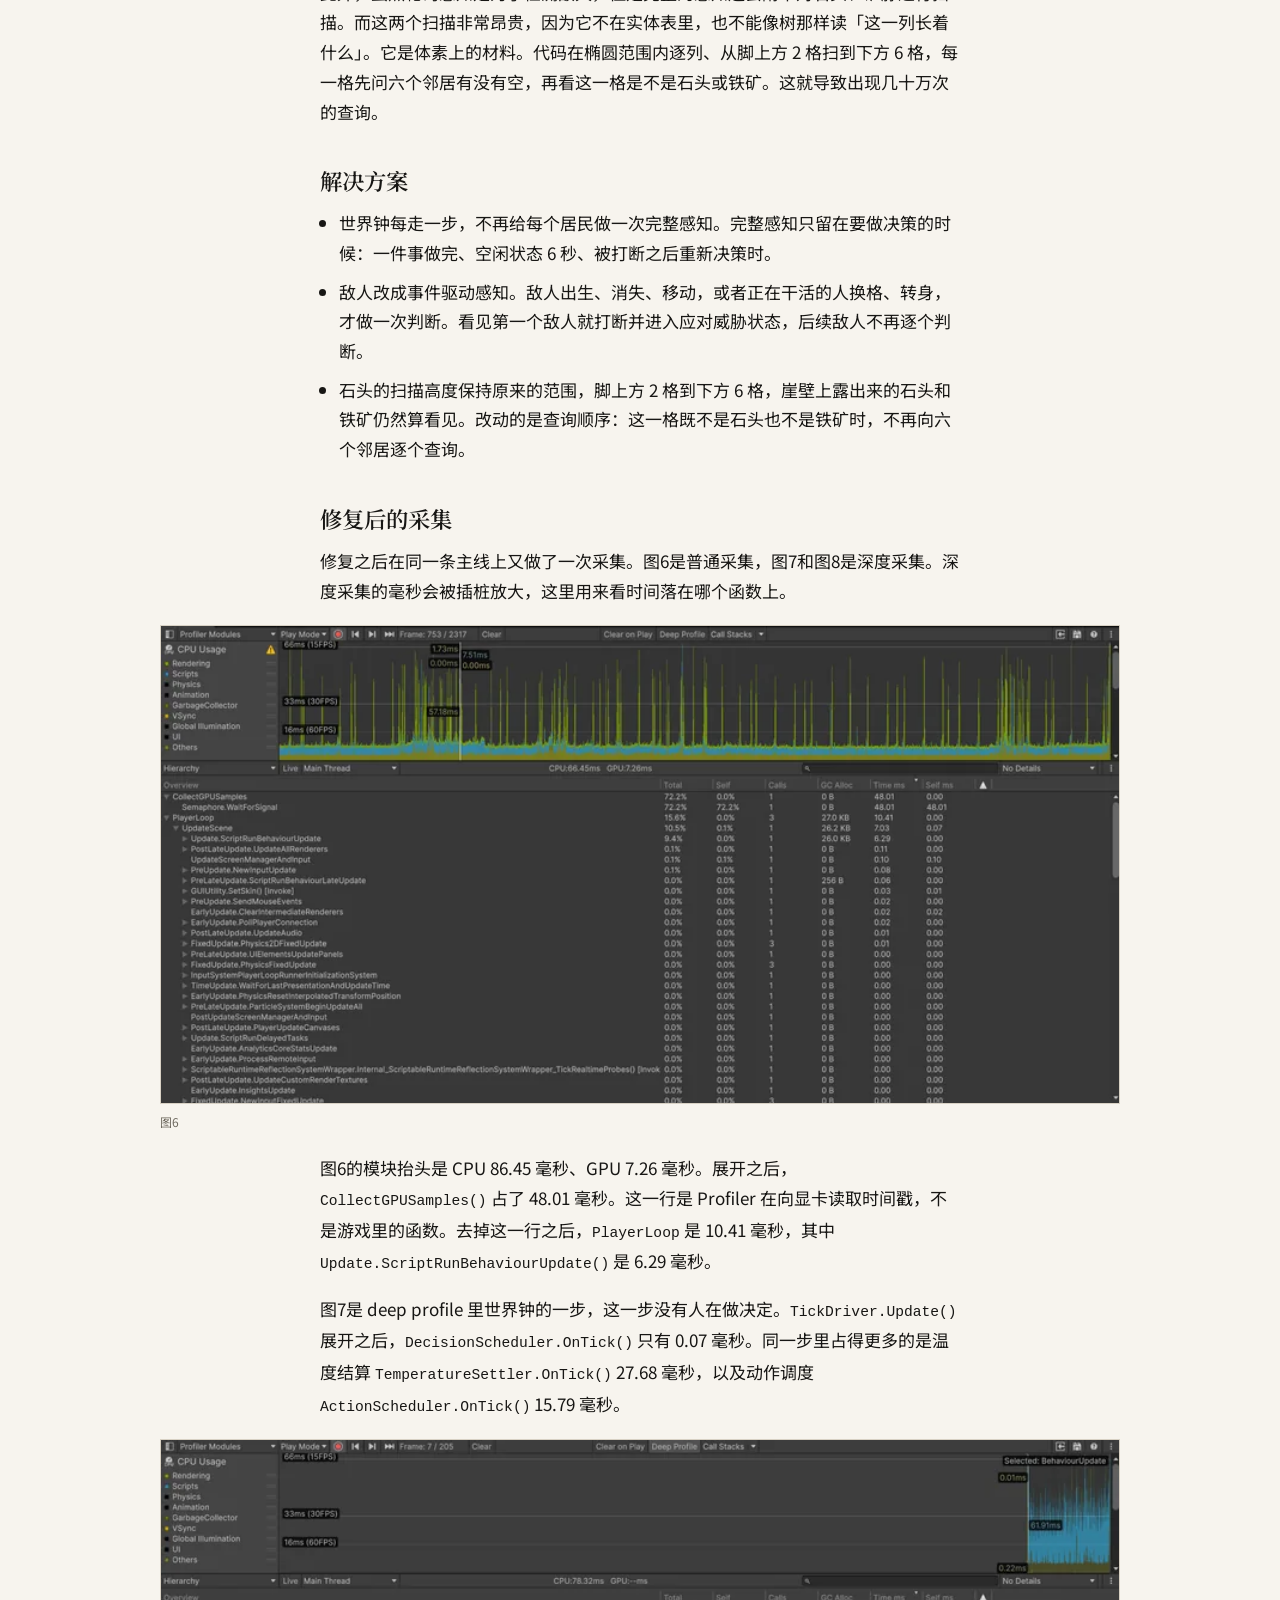
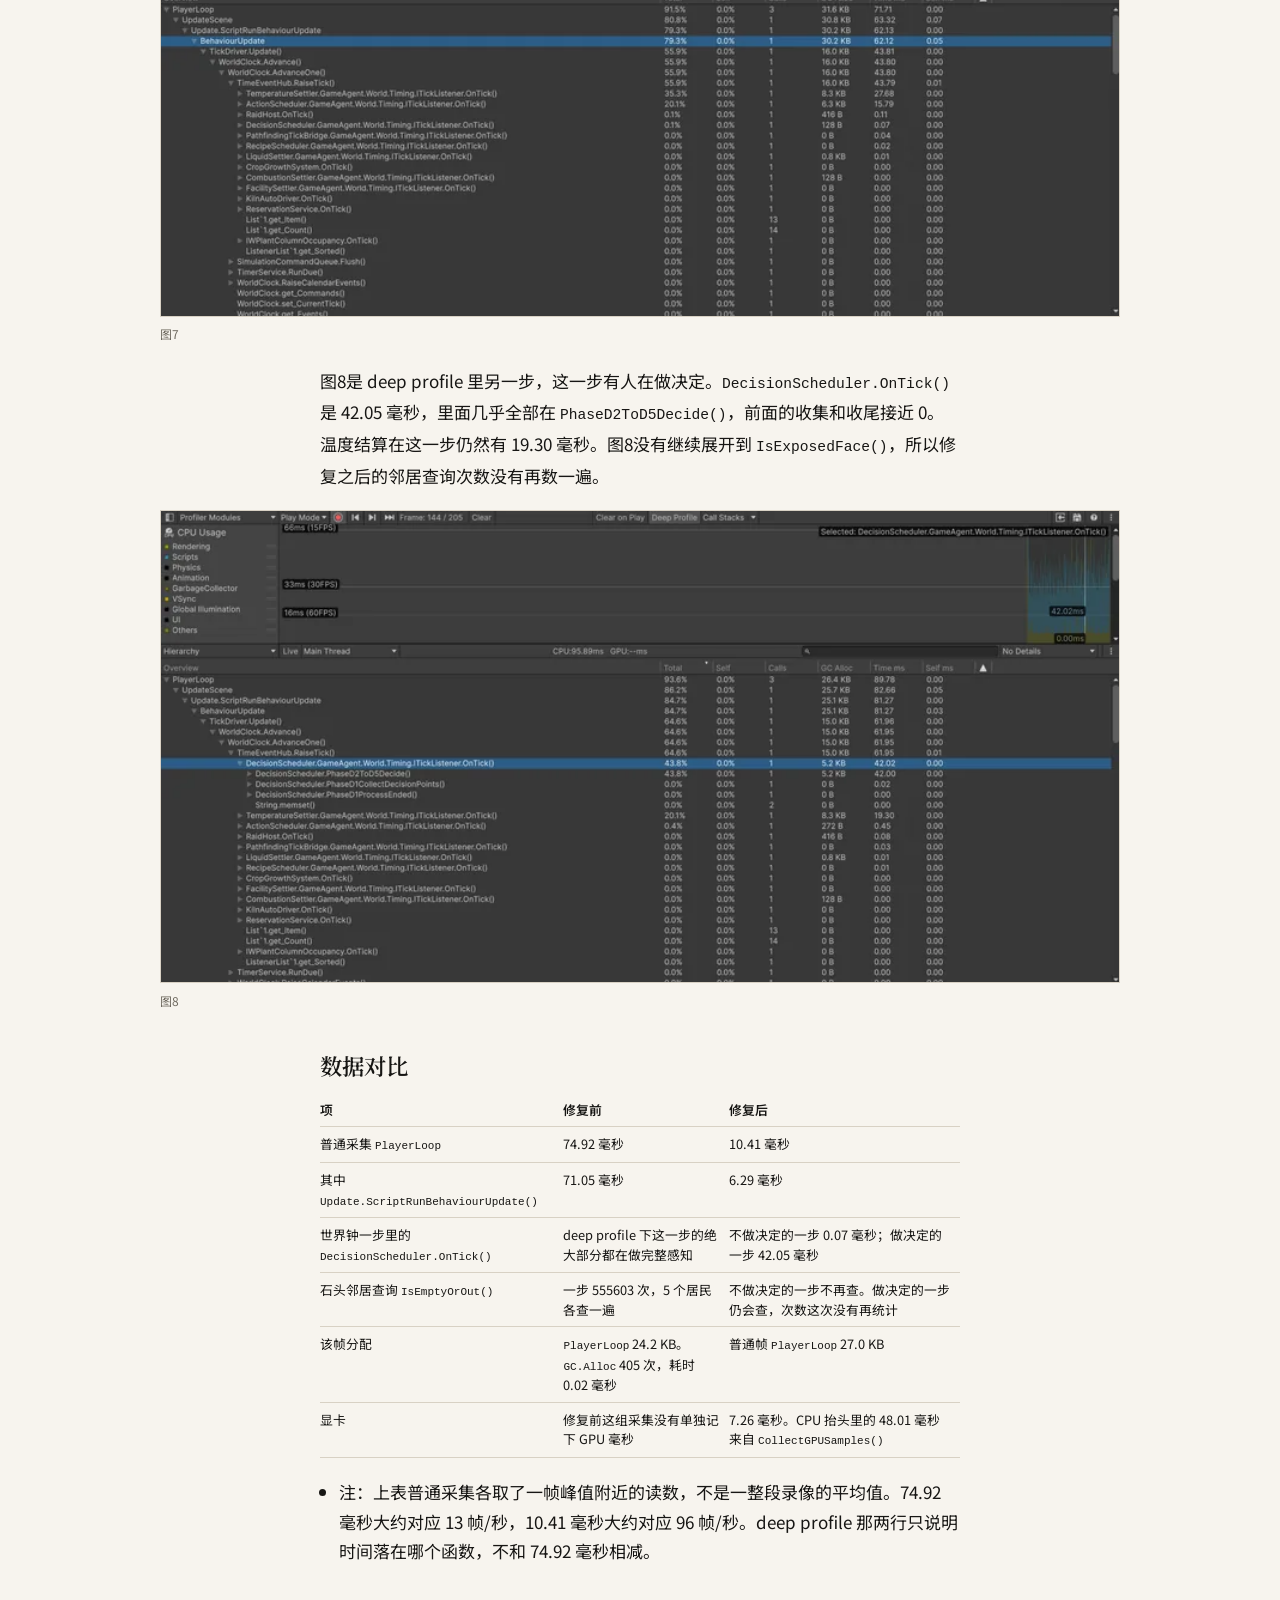
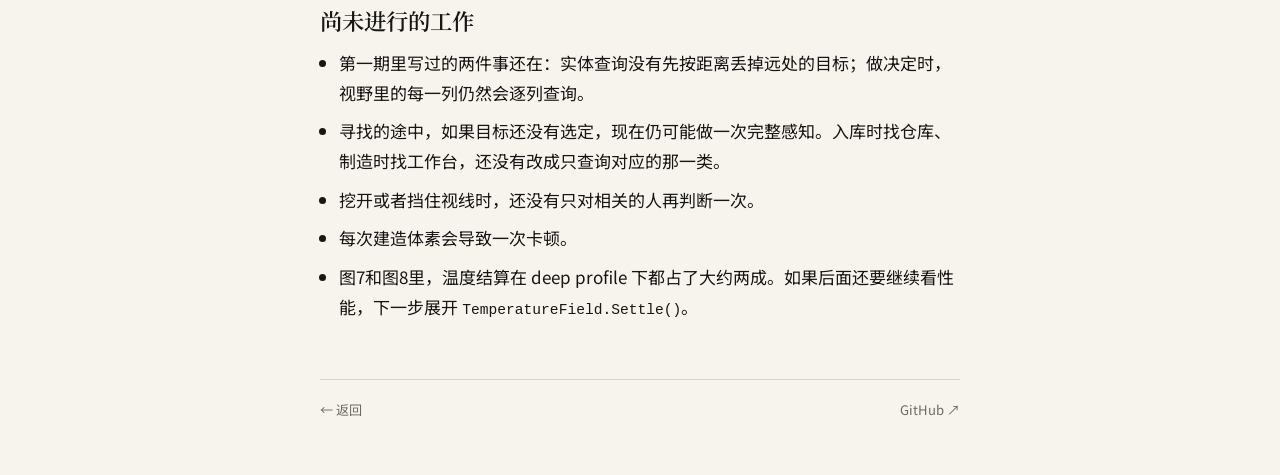
<file: log/2026-10-29.html>
<!DOCTYPE html>
<html lang="zh-Hans">
<head>
  <meta charset="utf-8">
  <meta name="viewport" content="width=device-width, initial-scale=1">
  <meta name="theme-color" content="#f7f4ee">
  <title>技术笔记第二期——性能分析 · BreezedropSleezes</title>
  <meta name="description" content="技术笔记第二期——性能分析。游戏测试出现卡顿、掉帧，用 Profiler 找到感知扫描的原因并修复。">
  <link rel="stylesheet" href="../site.css?v=9">
</head>
<body>
  <header class="top">
    <a class="name" href="../index.html">BreezedropSleezes</a>
    <nav aria-label="主导航">
      <a href="../index.html">项目</a>
      <a href="../index.html#now">现在</a>
      <a href="../index.html#resident">居民</a>
      <a href="../index.html#notes">日志</a>
      <a href="../index.html#about">关于</a>
      <a href="https://github.com/BreezedropSleezes/small-world">GitHub ↗</a>
    </nav>
  </header>

  <main class="article" id="main">
    <a class="back" href="../index.html#notes">← 返回</a>
    <p class="article-date">2026.10.29</p>
    <h1>技术笔记第二期——性能分析</h1>
    <p>上一篇：<a href="https://breezedropsleezes.github.io/small-world/log/2026-10-26.html">技术笔记第一期——感知系统</a></p>

    <section>
      <h2>问题背景</h2>
      <ul>
        <li>在游戏多次迭代之后，游戏在测试过程中明显出现卡顿、掉帧的情况。因此进行了一次简单的性能分析，找出了原因并解决了问题。</li>
      </ul>
    </section>

    <section>
      <h2>性能基线采集</h2>
      <p>使用unity自带的性能分析工具Profiler。Profiler 有两种方式。</p>
      <ul>
        <li>普通采集：不开启deep profile，直接打开窗口并运行游戏进行采集。这部分可以找到造成性能瓶颈的函数部分，但是可能看不到具体造成问题的部分。</li>
        <li>深剖：每个方法都插桩。调用次数多的函数会被放大。只用来看「哪个函数耗时和调用次数最多」。</li>
      </ul>
      <p>如下所展示的图1-3，图1为普通采集的cpu usage视图，图2和图3别展示了随机选择的两个峰值的具体调用情况。由图2-3可以看到，Update.ScriptRunBehaviourUpdate——BehaviorUpdate——TickDriver.Update()占了大部分的耗时，但是具体展开后并不能看到具体的问题函数是什么，只能看到GCalloc有400+次，但是并未占用很高耗时。</p>
      <figure class="note-shot">
        <picture>
          <source type="image/webp" srcset="../assets/profiler-1-800.webp 800w, ../assets/profiler-1-1600.webp 1600w" sizes="(max-width: 700px) 92vw, 640px">
          <img src="../assets/profiler-1-1600.jpg" srcset="../assets/profiler-1-800.jpg 800w, ../assets/profiler-1-1600.jpg 1600w" sizes="(max-width: 700px) 92vw, 640px" width="1600" height="236" alt="图1">
        </picture>
        <figcaption>图1</figcaption>
      </figure>
      <figure class="note-shot">
        <picture>
          <source type="image/webp" srcset="../assets/profiler-2-800.webp 800w, ../assets/profiler-2-1600.webp 1600w" sizes="(max-width: 700px) 92vw, 640px">
          <img src="../assets/profiler-2-1600.jpg" srcset="../assets/profiler-2-800.jpg 800w, ../assets/profiler-2-1600.jpg 1600w" sizes="(max-width: 700px) 92vw, 640px" width="1600" height="343" alt="图2">
        </picture>
        <figcaption>图2</figcaption>
      </figure>
      <figure class="note-shot">
        <picture>
          <source type="image/webp" srcset="../assets/profiler-3-800.webp 800w, ../assets/profiler-3-1600.webp 1600w" sizes="(max-width: 700px) 92vw, 640px">
          <img src="../assets/profiler-3-1600.jpg" srcset="../assets/profiler-3-800.jpg 800w, ../assets/profiler-3-1600.jpg 1600w" sizes="(max-width: 700px) 92vw, 640px" width="1600" height="323" alt="图3">
        </picture>
        <figcaption>图3</figcaption>
      </figure>
      <p>因此，进行了第二次的深度采集，打开了deep profile进行采集，由于机器性能限制，深度采集有概率导致unity崩溃，并且采集过程十分卡顿。因此本次深度采集只采集了接近100帧。如图4-5，可以看到TickDriver.Update()内部具体的函数调用。图5可以更清晰地看到各个内部函数的调用情况，具体情况可以看下表：</p>
      <figure class="note-shot">
        <picture>
          <source type="image/webp" srcset="../assets/profiler-4-800.webp 800w, ../assets/profiler-4-1600.webp 1600w" sizes="(max-width: 700px) 92vw, 640px">
          <img src="../assets/profiler-4-1600.jpg" srcset="../assets/profiler-4-800.jpg 800w, ../assets/profiler-4-1600.jpg 1600w" sizes="(max-width: 700px) 92vw, 640px" width="1600" height="446" alt="图4">
        </picture>
        <figcaption>图4</figcaption>
      </figure>
      <figure class="note-shot">
        <picture>
          <source type="image/webp" srcset="../assets/profiler-5-800.webp 800w, ../assets/profiler-5-1600.webp 1600w" sizes="(max-width: 700px) 92vw, 640px">
          <img src="../assets/profiler-5-1600.jpg" srcset="../assets/profiler-5-800.jpg 800w, ../assets/profiler-5-1600.jpg 1600w" sizes="(max-width: 700px) 92vw, 640px" width="1600" height="448" alt="图5">
        </picture>
        <figcaption>图5</figcaption>
      </figure>
      <div class="table-wrap">
        <table>
          <thead>
            <tr>
              <th>调用</th>
              <th>次数</th>
              <th>折合</th>
            </tr>
          </thead>
          <tbody>
            <tr>
              <td>进行完整感知 <code>TryBuild()</code></td>
              <td>5</td>
              <td>每人一次</td>
            </tr>
            <tr>
              <td>扫描地块石头 <code>AppendVisibleStoneCells()</code></td>
              <td>5</td>
              <td>占用90%以上</td>
            </tr>
            <tr>
              <td>进行椭圆判断 <code>WithinEllipse()</code></td>
              <td>17875</td>
              <td>每人约 3575 列体素</td>
            </tr>
            <tr>
              <td>石头、矿脉是否露面 <code>IsExposedFace()</code></td>
              <td>125235</td>
              <td>每人约 25000 格，每列大约 7 格</td>
            </tr>
            <tr>
              <td>体素邻居检查 <code>IsEmptyOrOut()</code></td>
              <td>555603</td>
              <td>每次露面检查再问大约 4.4 个邻居体素</td>
            </tr>
          </tbody>
        </table>
      </div>
      <ul>
        <li>注：世界钟的一步也不是画面的一帧。1 倍速大约每秒走 10 步。下面说的「一步」都是世界钟的一步。</li>
      </ul>
    </section>

    <section>
      <h2>原因分析</h2>
      <p>图4和图5把 <code>TickDriver.Update()</code> 展开之后，这一步世界钟的时间几乎都在 <code>DecisionScheduler.OnTick()</code> 里。再往下是 <code>PhaseDetectHostileApproachEdges()</code>，然后是 <code>TryBuild()</code>。<code>TryBuild()</code> 是一次感知，会扫描周围完整的信息：实体、树和花草巨石、地块上的石头和铁矿。5 个居民各进行一次，所以表里 <code>TryBuild()</code> 是 5 次。其中 <code>AppendVisibleStoneCells()</code> 占了这一步的 90% 以上。</p>
      <p>原本的设计初衷：居民感知范围内是否出现敌人，如果出现敌人则要对威胁做出反应。第一期笔记里写的频次是：决定的时候才进行完整感知，存在事件通知时只感知事件相关的内容。但是实现除了差错。因为敌人移动、出现并没有设计单独的事件通知，于是原本应该是事件驱动的感知变成了轮询感知。</p>
      <p>此外，虽然轮询感知是为了检测敌人，但是完整的感知还会附带对石头、矿脉进行扫描。而这两个扫描非常昂贵，因为它不在实体表里，也不能像树那样读「这一列长着什么」。它是体素上的材料。代码在椭圆范围内逐列、从脚上方 2 格扫到下方 6 格，每一格先问六个邻居有没有空，再看这一格是不是石头或铁矿。这就导致出现几十万次的查询。</p>
    </section>

    <section>
      <h2>解决方案</h2>
      <ul>
        <li>世界钟每走一步，不再给每个居民做一次完整感知。完整感知只留在要做决策的时候：一件事做完、空闲状态 6 秒、被打断之后重新决策时。</li>
        <li>敌人改成事件驱动感知。敌人出生、消失、移动，或者正在干活的人换格、转身，才做一次判断。看见第一个敌人就打断并进入应对威胁状态，后续敌人不再逐个判断。</li>
        <li>石头的扫描高度保持原来的范围，脚上方 2 格到下方 6 格，崖壁上露出来的石头和铁矿仍然算看见。改动的是查询顺序：这一格既不是石头也不是铁矿时，不再向六个邻居逐个查询。</li>
      </ul>
    </section>

    <section>
      <h2>修复后的采集</h2>
      <p>修复之后在同一条主线上又做了一次采集。图6是普通采集，图7和图8是深度采集。深度采集的毫秒会被插桩放大，这里用来看时间落在哪个函数上。</p>
      <figure class="note-shot">
        <picture>
          <source type="image/webp" srcset="../assets/profiler-6-800.webp 800w, ../assets/profiler-6-1600.webp 1600w" sizes="(max-width: 700px) 92vw, 640px">
          <img src="../assets/profiler-6-1600.jpg" srcset="../assets/profiler-6-800.jpg 800w, ../assets/profiler-6-1600.jpg 1600w" sizes="(max-width: 700px) 92vw, 640px" width="1600" height="797" alt="图6">
        </picture>
        <figcaption>图6</figcaption>
      </figure>
      <p>图6的模块抬头是 CPU 86.45 毫秒、GPU 7.26 毫秒。展开之后，<code>CollectGPUSamples()</code> 占了 48.01 毫秒。这一行是 Profiler 在向显卡读取时间戳，不是游戏里的函数。去掉这一行之后，<code>PlayerLoop</code> 是 10.41 毫秒，其中 <code>Update.ScriptRunBehaviourUpdate()</code> 是 6.29 毫秒。</p>
      <p>图7是 deep profile 里世界钟的一步，这一步没有人在做决定。<code>TickDriver.Update()</code> 展开之后，<code>DecisionScheduler.OnTick()</code> 只有 0.07 毫秒。同一步里占得更多的是温度结算 <code>TemperatureSettler.OnTick()</code> 27.68 毫秒，以及动作调度 <code>ActionScheduler.OnTick()</code> 15.79 毫秒。</p>
      <figure class="note-shot">
        <picture>
          <source type="image/webp" srcset="../assets/profiler-7-800.webp 800w, ../assets/profiler-7-1600.webp 1600w" sizes="(max-width: 700px) 92vw, 640px">
          <img src="../assets/profiler-7-1600.jpg" srcset="../assets/profiler-7-800.jpg 800w, ../assets/profiler-7-1600.jpg 1600w" sizes="(max-width: 700px) 92vw, 640px" width="1600" height="793" alt="图7">
        </picture>
        <figcaption>图7</figcaption>
      </figure>
      <p>图8是 deep profile 里另一步，这一步有人在做决定。<code>DecisionScheduler.OnTick()</code> 是 42.05 毫秒，里面几乎全部在 <code>PhaseD2ToD5Decide()</code>，前面的收集和收尾接近 0。温度结算在这一步仍然有 19.30 毫秒。图8没有继续展开到 <code>IsExposedFace()</code>，所以修复之后的邻居查询次数没有再数一遍。</p>
      <figure class="note-shot">
        <picture>
          <source type="image/webp" srcset="../assets/profiler-8-800.webp 800w, ../assets/profiler-8-1600.webp 1600w" sizes="(max-width: 700px) 92vw, 640px">
          <img src="../assets/profiler-8-1600.jpg" srcset="../assets/profiler-8-800.jpg 800w, ../assets/profiler-8-1600.jpg 1600w" sizes="(max-width: 700px) 92vw, 640px" width="1600" height="789" alt="图8">
        </picture>
        <figcaption>图8</figcaption>
      </figure>
    </section>

    <section>
      <h2>数据对比</h2>
      <div class="table-wrap">
        <table>
          <thead>
            <tr>
              <th>项</th>
              <th>修复前</th>
              <th>修复后</th>
            </tr>
          </thead>
          <tbody>
            <tr>
              <td>普通采集 <code>PlayerLoop</code></td>
              <td>74.92 毫秒</td>
              <td>10.41 毫秒</td>
            </tr>
            <tr>
              <td>其中 <code>Update.ScriptRunBehaviourUpdate()</code></td>
              <td>71.05 毫秒</td>
              <td>6.29 毫秒</td>
            </tr>
            <tr>
              <td>世界钟一步里的 <code>DecisionScheduler.OnTick()</code></td>
              <td>deep profile 下这一步的绝大部分都在做完整感知</td>
              <td>不做决定的一步 0.07 毫秒；做决定的一步 42.05 毫秒</td>
            </tr>
            <tr>
              <td>石头邻居查询 <code>IsEmptyOrOut()</code></td>
              <td>一步 555603 次，5 个居民各查一遍</td>
              <td>不做决定的一步不再查。做决定的一步仍会查，次数这次没有再统计</td>
            </tr>
            <tr>
              <td>该帧分配</td>
              <td><code>PlayerLoop</code> 24.2 KB。<code>GC.Alloc</code> 405 次，耗时 0.02 毫秒</td>
              <td>普通帧 <code>PlayerLoop</code> 27.0 KB</td>
            </tr>
            <tr>
              <td>显卡</td>
              <td>修复前这组采集没有单独记下 GPU 毫秒</td>
              <td>7.26 毫秒。CPU 抬头里的 48.01 毫秒来自 <code>CollectGPUSamples()</code></td>
            </tr>
          </tbody>
        </table>
      </div>
      <ul>
        <li>注：上表普通采集各取了一帧峰值附近的读数，不是一整段录像的平均值。74.92 毫秒大约对应 13 帧/秒，10.41 毫秒大约对应 96 帧/秒。deep profile 那两行只说明时间落在哪个函数，不和 74.92 毫秒相减。</li>
      </ul>
    </section>

    <section>
      <h2>尚未进行的工作</h2>
      <ul>
        <li>第一期里写过的两件事还在：实体查询没有先按距离丢掉远处的目标；做决定时，视野里的每一列仍然会逐列查询。</li>
        <li>寻找的途中，如果目标还没有选定，现在仍可能做一次完整感知。入库时找仓库、制造时找工作台，还没有改成只查询对应的那一类。</li>
        <li>挖开或者挡住视线时，还没有只对相关的人再判断一次。</li>
        <li>每次建造体素会导致一次卡顿。</li>
        <li>图7和图8里，温度结算在 deep profile 下都占了大约两成。如果后面还要继续看性能，下一步展开 <code>TemperatureField.Settle()</code>。</li>
      </ul>
    </section>

    <footer class="article-footer">
      <a href="../index.html#notes">← 返回</a>
      <a href="https://github.com/BreezedropSleezes/small-world">GitHub ↗</a>
    </footer>
  </main>
</body>
</html>
</file>
<file: site.css>
@import url("https://fonts.googleapis.com/css2?family=Noto+Sans+SC:wght@400;500&family=Noto+Serif+SC:wght@500;600&display=swap");

:root {
  --paper: #f7f4ee;
  --ink: #171614;
  --muted: #6f6a60;
  --line: #d8d1c4;
  --accent: #c4552d;
  --green: #3f6b4f;
  --dark: #141513;
  --serif: "Noto Serif SC", "Songti SC", serif;
  --sans: "Noto Sans SC", "PingFang SC", "Microsoft YaHei", sans-serif;
}

* { box-sizing: border-box; }

html { scroll-behavior: smooth; }

body {
  margin: 0;
  color: var(--ink);
  background: var(--paper);
  font-family: var(--sans);
  font-size: 17px;
  line-height: 1.75;
  -webkit-font-smoothing: antialiased;
  text-rendering: optimizeLegibility;
}

a { color: inherit; }

a:focus-visible {
  outline: 2px solid var(--accent);
  outline-offset: 3px;
}

/* Hero */
.hero {
  position: relative;
  display: flex;
  flex-direction: column;
  justify-content: space-between;
  min-height: min(88vh, 900px);
  overflow: hidden;
  color: #f7f4ee;
  background: var(--dark);
}

.hero::after {
  content: "";
  position: absolute;
  inset: 0;
  background:
    linear-gradient(90deg, rgba(8, 9, 8, 0.82) 0%, rgba(8, 9, 8, 0.38) 55%, rgba(8, 9, 8, 0.12) 100%),
    linear-gradient(0deg, rgba(8, 9, 8, 0.78) 0%, rgba(8, 9, 8, 0) 55%);
  pointer-events: none;
}

.hero-media {
  position: absolute;
  inset: 0;
}

.hero-media img {
  display: block;
  width: 100%;
  height: 100%;
  object-fit: cover;
}

.site-nav {
  position: relative;
  z-index: 2;
  display: flex;
  align-items: baseline;
  justify-content: space-between;
  gap: 2rem;
  width: 100%;
  max-width: 72rem;
  margin: 0 auto;
  padding: 2rem 2rem 0;
}

.brand {
  color: #f7f4ee;
  font-family: var(--serif);
  font-size: 1rem;
  font-weight: 600;
  text-decoration: none;
}

.nav-links {
  display: flex;
  flex-wrap: wrap;
  gap: 0.35rem 1.3rem;
  color: rgba(247, 244, 238, 0.62);
  font-size: 0.83rem;
}

.nav-links a {
  text-decoration: none;
  transition: color 140ms ease;
}

.nav-links a:hover { color: #f7f4ee; }

.hero-copy {
  position: relative;
  z-index: 2;
  width: 100%;
  max-width: 72rem;
  margin: 0 auto;
  padding: 0 2rem 7vh;
}

.hero-kicker {
  margin: 0 0 1rem;
  color: rgba(247, 244, 238, 0.55);
  font-size: 0.72rem;
  letter-spacing: 0.16em;
}

.hero h1 {
  max-width: 44rem;
  margin: 0;
  font-family: var(--serif);
  font-size: clamp(2.6rem, 5.4vw, 4.4rem);
  font-weight: 600;
  line-height: 1.12;
  letter-spacing: -0.02em;
}

.hero h1 em {
  color: #e8a06a;
  font-style: normal;
}

.hero-lead {
  max-width: 34rem;
  margin: 1.5rem 0 0;
  color: rgba(247, 244, 238, 0.8);
  font-size: 1.05rem;
}

.hero-status {
  margin: 1.5rem 0 0;
  color: rgba(247, 244, 238, 0.52);
  font-size: 0.78rem;
  letter-spacing: 0.04em;
}

.hero-link {
  display: inline-block;
  margin-top: 1.8rem;
  padding-bottom: 0.15rem;
  border-bottom: 1px solid rgba(247, 244, 238, 0.5);
  color: #f7f4ee;
  font-size: 0.9rem;
  text-decoration: none;
}

.hero-link:hover { border-bottom-color: #f7f4ee; }

/* Main content */
.page {
  max-width: 704px;
  margin: 0 auto;
  padding: 5rem 2rem 6rem;
}

.section {
  padding: 3.5rem 0;
  border-top: 1px solid var(--line);
}

.section:first-child {
  padding-top: 0;
  border-top: 0;
}

.section-kicker {
  margin: 0 0 0.6rem;
  color: var(--muted);
  font-size: 0.72rem;
  letter-spacing: 0.14em;
}

h2 {
  margin: 0 0 1rem;
  font-family: var(--serif);
  font-size: clamp(1.7rem, 3vw, 2.3rem);
  font-weight: 600;
  line-height: 1.3;
}

.page p { margin: 0 0 1rem; }

.page a {
  color: var(--accent);
  text-decoration: none;
  border-bottom: 1px solid rgba(196, 85, 45, 0.35);
  padding-bottom: 0.05rem;
}

.page a:hover { border-bottom-color: var(--accent); }

.small {
  color: var(--muted);
  font-size: 0.85rem;
}

.inline-link {
  display: inline-block;
  margin-top: 0.5rem;
  color: var(--accent);
  font-size: 0.9rem;
  text-decoration: none;
  border-bottom: 1px solid rgba(196, 85, 45, 0.35);
  padding-bottom: 0.15rem;
}

.inline-link:hover { border-bottom-color: var(--accent); }

/* Status list */
.status-list {
  margin: 1.5rem 0 1rem;
  border-top: 1px solid var(--line);
}

.status-list div {
  display: grid;
  grid-template-columns: 4rem 5rem minmax(0, 1fr);
  gap: 1rem;
  padding: 0.75rem 0;
  border-bottom: 1px solid var(--line);
  font-size: 0.85rem;
}

.status-list dt {
  font-weight: 500;
}

.status-list dd {
  margin: 0;
  color: var(--muted);
}

.status-list .is-done { color: var(--green); }
.status-list .is-active { color: var(--accent); }

/* Figures */
.inline-figure {
  margin: 2.5rem 0 0;
}

.inline-figure img {
  display: block;
  width: 100%;
  height: auto;
  aspect-ratio: 16 / 9;
  object-fit: cover;
}

.inline-figure figcaption {
  margin-top: 0.6rem;
  color: var(--muted);
  font-size: 0.75rem;
}

/* Notes */
.note-row {
  display: grid;
  grid-template-columns: 7rem minmax(0, 1fr) 1.5rem;
  gap: 1rem;
  align-items: baseline;
  padding: 1rem 0;
  border-top: 1px solid var(--line);
  border-bottom: 1px solid var(--line);
  text-decoration: none;
}

.note-row .date {
  color: var(--muted);
  font-size: 0.78rem;
}

.note-row .title { font-size: 0.95rem; }
.note-row .arrow { color: var(--muted); }
.note-row:hover .title { color: var(--accent); }

.site-footer {
  display: flex;
  justify-content: space-between;
  gap: 1rem;
  max-width: 704px;
  margin: 0 auto;
  padding: 1.5rem 2rem 3rem;
  border-top: 1px solid var(--line);
  color: var(--muted);
  font-size: 0.78rem;
}

.site-footer a {
  color: inherit;
  text-decoration: none;
}

/* Light header for article and resident pages */
.top,
.page-header {
  display: flex;
  align-items: baseline;
  justify-content: space-between;
  gap: 2rem;
  max-width: 704px;
  margin: 0 auto;
  padding: 2rem 2rem 0;
}

.top .name,
.page-header .brand {
  color: var(--ink);
  font-family: var(--serif);
  font-size: 1rem;
  font-weight: 600;
  text-decoration: none;
}

.top nav,
.page-header .nav-links {
  display: flex;
  flex-wrap: wrap;
  gap: 0.35rem 1.2rem;
  color: var(--muted);
  font-size: 0.82rem;
}

.top nav a,
.page-header .nav-links a {
  color: inherit;
  text-decoration: none;
}

.top nav a:hover,
.page-header .nav-links a:hover { color: var(--ink); }

/* Article / resident page */
.article,
.resident-page {
  max-width: 704px;
  margin: 0 auto;
  padding: 4rem 2rem 5rem;
}

.back {
  display: inline-block;
  margin-bottom: 3rem;
  color: var(--muted);
  font-size: 0.85rem;
  text-decoration: none;
}

.back:hover { color: var(--ink); }

.article-date {
  margin: 0 0 0.8rem;
  color: var(--muted);
  font-size: 0.78rem;
  letter-spacing: 0.08em;
}

.article h1,
.resident-page h1 {
  margin: 0 0 1.2rem;
  font-family: var(--serif);
  font-size: clamp(2.2rem, 5vw, 3.4rem);
  font-weight: 600;
  line-height: 1.2;
  letter-spacing: -0.01em;
}

.article-lead,
.resident-lead {
  margin: 0 0 2.5rem;
  color: var(--muted);
  font-size: 1.05rem;
  line-height: 1.8;
}

.article section,
.resident-page section { margin-top: 2.5rem; }

.article h2,
.resident-page h2 {
  margin: 0 0 0.8rem;
  font-family: var(--serif);
  font-size: 1.4rem;
  font-weight: 600;
}

.article p,
.resident-page p { margin: 0 0 1rem; }

.article h3 {
  margin: 1.4rem 0 0.55rem;
  font-family: var(--serif);
  font-size: 1.08rem;
  font-weight: 600;
}

.article ul {
  margin: 0 0 1rem;
  padding-left: 1.2rem;
}

.article li { margin: 0 0 0.55rem; }

.article pre {
  margin: 0 0 1.2rem;
  padding: 0.9rem 1rem;
  overflow-x: auto;
  border: 1px solid var(--line);
  background: #fff;
  font-size: 0.82rem;
  line-height: 1.55;
}

.article code {
  font-family: ui-monospace, "Cascadia Code", Consolas, monospace;
  font-size: 0.86em;
}

.article pre code { font-size: 0.82rem; }

.article table {
  width: 100%;
  margin: 0.4rem 0 1.2rem;
  border-collapse: collapse;
  font-size: 0.8rem;
  line-height: 1.5;
}

.article th,
.article td {
  padding: 0.45rem 0.5rem 0.45rem 0;
  border-bottom: 1px solid var(--line);
  text-align: left;
  vertical-align: top;
}

.article th { font-weight: 600; }

.article .table-wrap {
  overflow-x: auto;
  margin: 0 0 1.2rem;
}

.article .table-wrap table { margin: 0; }

.note-shot {
  width: min(960px, calc(100vw - 4rem));
  margin: 1.2rem 0 1.35rem 50%;
  transform: translateX(-50%);
}

.note-shot img {
  display: block;
  width: 100%;
  height: auto;
  border: 1px solid var(--line);
  background: #1b1b1b;
}

.note-shot figcaption {
  margin-top: 0.4rem;
  color: var(--muted);
  font-size: 0.75rem;
}

.article-footer {
  display: flex;
  justify-content: space-between;
  gap: 1rem;
  margin-top: 3.5rem;
  padding-top: 1.2rem;
  border-top: 1px solid var(--line);
  font-size: 0.82rem;
}

.article-footer a {
  color: var(--muted);
  text-decoration: none;
}

.article-footer a:hover { color: var(--ink); }

/* Resident line diagram */
.agent-line-figure {
  margin: 2rem 0 0;
  padding-top: 1.5rem;
  border-top: 1px solid var(--line);
}

.agent-flow-title {
  margin: 0 0 0.7rem;
  color: var(--muted);
  font-size: 0.72rem;
  letter-spacing: 0.12em;
  text-align: center;
}

.agent-stations {
  position: relative;
  display: grid;
  grid-template-columns: repeat(6, minmax(0, 1fr));
  gap: 1.2rem;
  padding-top: 1.2rem;
}

.agent-stations::before {
  content: "";
  position: absolute;
  top: 0;
  right: 0;
  left: 0;
  height: 1px;
  background: var(--ink);
}

.station {
  position: relative;
  padding-top: 0.2rem;
}

.station::before {
  content: "";
  position: absolute;
  top: calc(-1.2rem - 2px);
  left: 0;
  width: 5px;
  height: 5px;
  border-radius: 50%;
  background: var(--ink);
}

.station:not(:last-child)::after {
  content: "→";
  position: absolute;
  top: calc(-1.2rem - 0.4rem);
  right: -1rem;
  padding: 0 0.15rem;
  background: var(--paper);
  color: var(--muted);
  font-size: 0.8rem;
  line-height: 1;
}

.station strong {
  display: block;
  font-size: 0.88rem;
  font-weight: 600;
}

.station small {
  display: block;
  margin-top: 0.15rem;
  color: var(--muted);
  font-size: 0.7rem;
  line-height: 1.4;
}

.agent-return {
  margin: 1rem 0 0;
  padding-top: 0.5rem;
  border-top: 1px solid var(--line);
  color: var(--muted);
  font-size: 0.72rem;
}

.agent-reads {
  display: grid;
  grid-template-columns: 8rem minmax(0, 1fr);
  gap: 1rem;
  margin-top: 1.2rem;
  padding-top: 1rem;
  border-top: 1px solid var(--line);
  font-size: 0.78rem;
}

.agent-reads-title {
  margin: 0;
  color: var(--muted);
  font-size: 0.72rem;
  letter-spacing: 0.12em;
}

.agent-reads-list { margin: 0; }

.agent-reads-feed {
  margin: 0.3rem 0 0;
  color: var(--muted);
  font-size: 0.72rem;
}

.agent-line-figure figcaption {
  margin-top: 1rem;
  color: var(--muted);
  font-size: 0.75rem;
}

@media (max-width: 700px) {
  .hero { min-height: 78vh; }

  .site-nav {
    flex-direction: column;
    align-items: flex-start;
    gap: 0.75rem;
    padding: 1.2rem 1.2rem 0;
  }

  .nav-links { gap: 0.3rem 0.9rem; }

  .hero-copy { padding: 0 1.2rem 3rem; }
  .hero h1 { font-size: clamp(2.3rem, 10vw, 3.2rem); }
  .hero-lead { font-size: 1rem; }

  .page { padding: 3rem 1.2rem 4rem; }
  .section { padding: 2.5rem 0; }

  .status-list div {
    grid-template-columns: 3.5rem 4.5rem minmax(0, 1fr);
    gap: 0.6rem;
  }

  .top,
  .page-header {
    flex-direction: column;
    align-items: flex-start;
    gap: 0.75rem;
    padding: 1.2rem 1.2rem 0;
  }

  .article,
  .resident-page {
    padding: 2.5rem 1.2rem 3rem;
  }

  .agent-stations {
    grid-template-columns: 1fr;
    gap: 0;
    padding-top: 0;
    padding-left: 1.2rem;
  }

  .agent-stations::before {
    top: 0.2rem;
    bottom: 0.2rem;
    left: 0.25rem;
    right: auto;
    width: 1px;
    height: auto;
  }

  .station { padding: 0.7rem 0; }

  .station::before {
    top: 0.9rem;
    left: -1.2rem;
  }

  .station:not(:last-child)::after { display: none; }

  .agent-reads {
    grid-template-columns: 1fr;
    gap: 0.4rem;
  }

  .site-footer { padding: 1.2rem 1.2rem 2rem; }
}

.agent-diagram {
  width: min(900px, calc(100vw - 4rem));
  margin: 2rem 0 0 50%;
  transform: translateX(-50%);
}

.diagram-scroll {
  overflow-x: auto;
}

.diagram-scroll img {
  display: block;
  width: 900px;
  max-width: none;
  height: auto;
}

.diagram-hint {
  display: none;
  margin: 0.5rem 0 0;
  color: var(--muted);
  font-size: 0.72rem;
}

.agent-diagram figcaption {
  margin-top: 0.8rem;
  color: var(--muted);
  font-size: 0.75rem;
}

@media (max-width: 940px) {
  .agent-diagram { width: calc(100vw - 2.4rem); }
  .diagram-hint { display: block; }
}

.video-compare { margin: 2rem 0 0; }

.video-pair {
  display: grid;
  grid-template-columns: repeat(2, minmax(0, 1fr));
  gap: 0.75rem;
}

.video-item {
  position: relative;
  background: var(--dark);
}

.video-item video {
  display: block;
  width: 100%;
  height: auto;
  aspect-ratio: 16 / 9;
  background: var(--dark);
}

.video-label {
  position: absolute;
  top: 0.5rem;
  left: 0.5rem;
  z-index: 1;
  padding: 0.2rem 0.5rem;
  background: rgba(20, 21, 19, 0.8);
  color: #f7f4ee;
  font-size: 0.72rem;
}

.video-note {
  margin: 0.45rem 0 0;
  color: var(--muted);
  font-size: 0.72rem;
  line-height: 1.5;
}

.video-tools {
  display: flex;
  flex-wrap: wrap;
  align-items: center;
  gap: 0.6rem 1rem;
  margin-top: 0.8rem;
}

.video-sync {
  padding: 0.35rem 0.7rem;
  border: 1px solid var(--line);
  background: transparent;
  color: var(--ink);
  font: inherit;
  font-size: 0.78rem;
  cursor: pointer;
}

.video-sync:hover { border-color: var(--ink); }

.video-sync:focus-visible {
  outline: 2px solid var(--accent);
  outline-offset: 3px;
}

.video-tools span {
  color: var(--muted);
  font-size: 0.72rem;
}

.video-compare figcaption {
  margin-top: 0.6rem;
  color: var(--muted);
  font-size: 0.75rem;
}

@media (max-width: 700px) {
  .video-pair { grid-template-columns: 1fr; }
}
</file>
